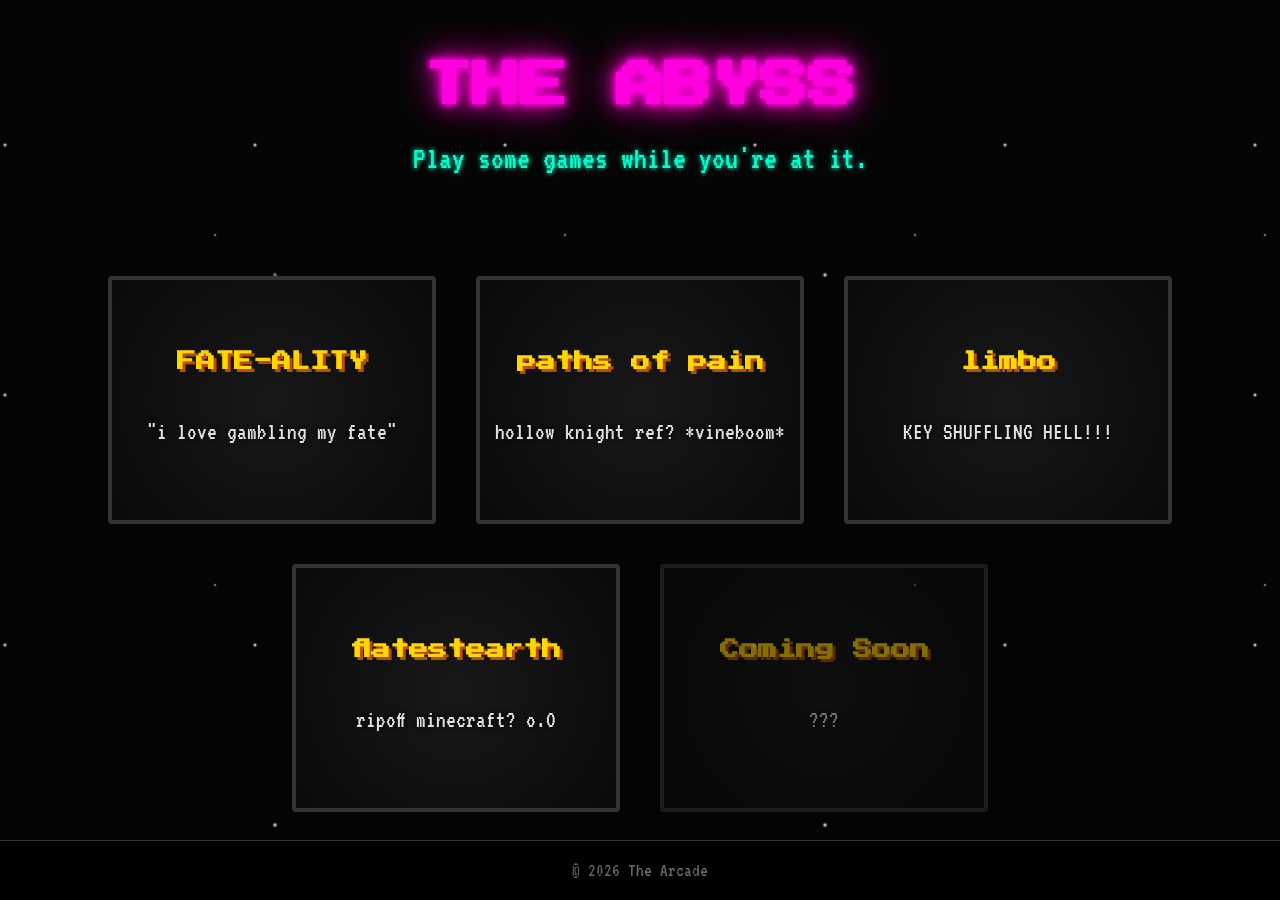
<file: index.html>
<!DOCTYPE html>
<html lang="en">
<head>
    <meta charset="UTF-8">
    <meta name="viewport" content="width=device-width, initial-scale=1.0">
    <title>The Abyss</title>
    <link rel="stylesheet" href="style.css">
</head>
<body>
    <header>
        <h1>The Abyss</h1>
        <p>play some games while you're at it.</p>
    </header>

    <main class="arcade-cabinet">
        <a href="fate-ality/" class="game-card">
            <h2>FATE-ALITY</h2>
            <p>"i love gambling my fate"</p>
        </a>
        
        <a href="paths-of-pain/" class="game-card">
            <h2>paths of pain</h2>
            <p>hollow knight ref? *vineboom*</p>
        </a>

        <a href="limbo/" class="game-card">
            <h2>limbo</h2>
            <p>KEY SHUFFLING HELL!!!</p>
        </a>

        <a href="flatcraft/" class="game-card">
            <h2>flatestearth</h2>
            <p>ripoff minecraft? o.O</p>
        </a>

        <!-- Placeholder for future games -->
        <div class="game-card" style="opacity: 0.5; cursor: default;">
            <h2>Coming Soon</h2>
            <p>???</p>
        </div>
    </main>

    <footer>
        &copy; 2026 The Arcade
    </footer>

    <script src="hub.js"></script>
</body>
</html>
</file>
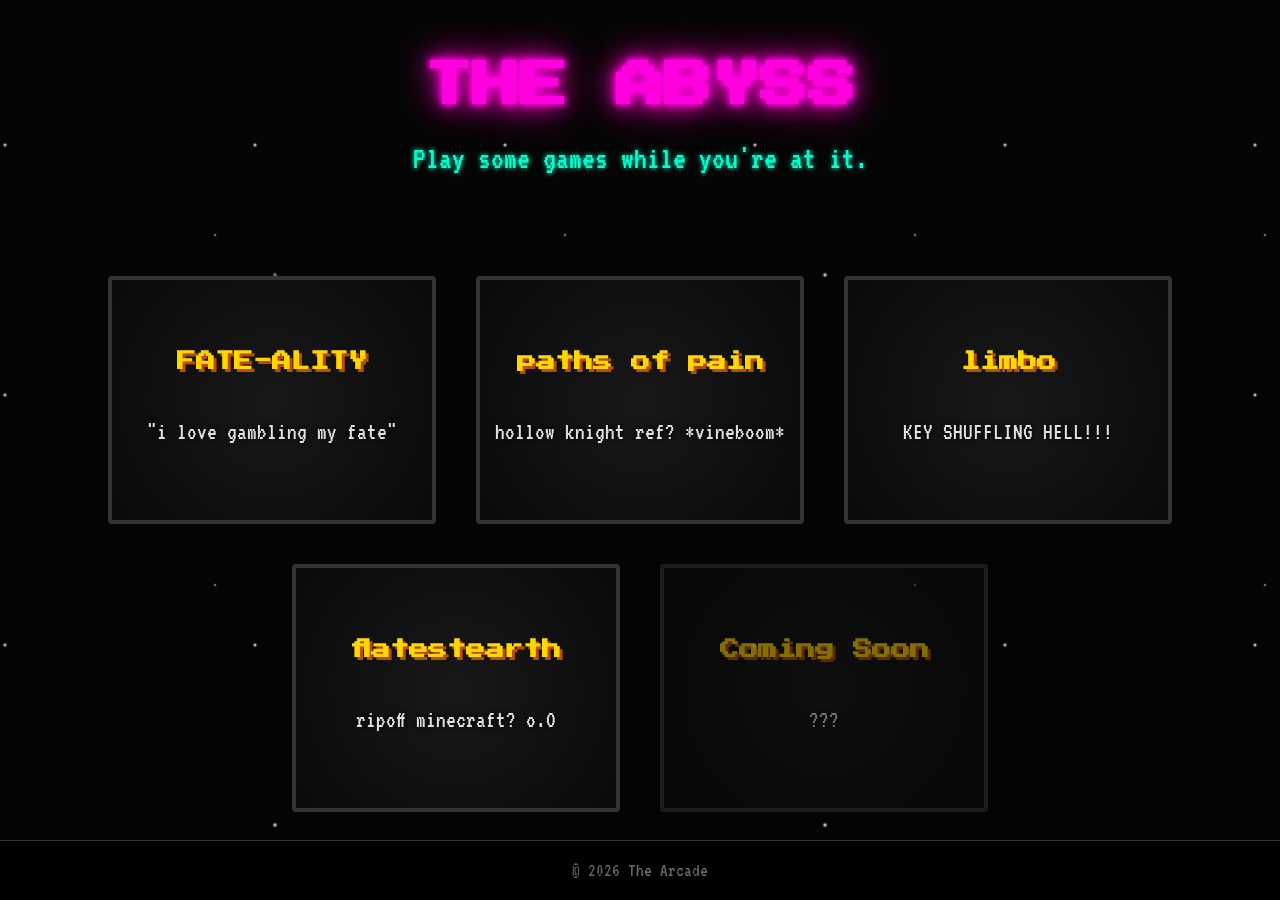
<file: ! hub/index.html>
<!DOCTYPE html>
<html lang="en">
<head>
    <meta charset="UTF-8">
    <meta name="viewport" content="width=device-width, initial-scale=1.0">
    <title>The Abyss</title>
    <link rel="icon" href="data:,">
    <link rel="stylesheet" href="style.css">
</head>
<body>
    <header>
        <h1>The Abyss</h1>
        <p>play some games while you're at it.</p>
    </header>

    <main class="arcade-cabinet">
        <a href="../fate-ality/" class="game-card">
            <h2>FATE-ALITY</h2>
            <p>"i love gambling my fate"</p>
        </a>
        
        <a href="../paths-of-pain/" class="game-card">
            <h2>paths of pain</h2>
            <p>hollow knight ref? *vineboom*</p>
        </a>

        <a href="../limbo/" class="game-card">
            <h2>limbo</h2>
            <p>KEY SHUFFLING HELL!!!</p>
        </a>

        <a href="../flatcraft/" class="game-card">
            <h2>flatestearth</h2>
            <p>ripoff minecraft? o.O</p>
        </a>

        <!-- Placeholder for future games -->
        <div class="game-card" style="opacity: 0.5; cursor: default;">
            <h2>Coming Soon</h2>
            <p>???</p>
        </div>
    </main>

    <footer>
        &copy; 2026 The Arcade
    </footer>

    <script src="hub.js"></script>
</body>
</html>
</file>
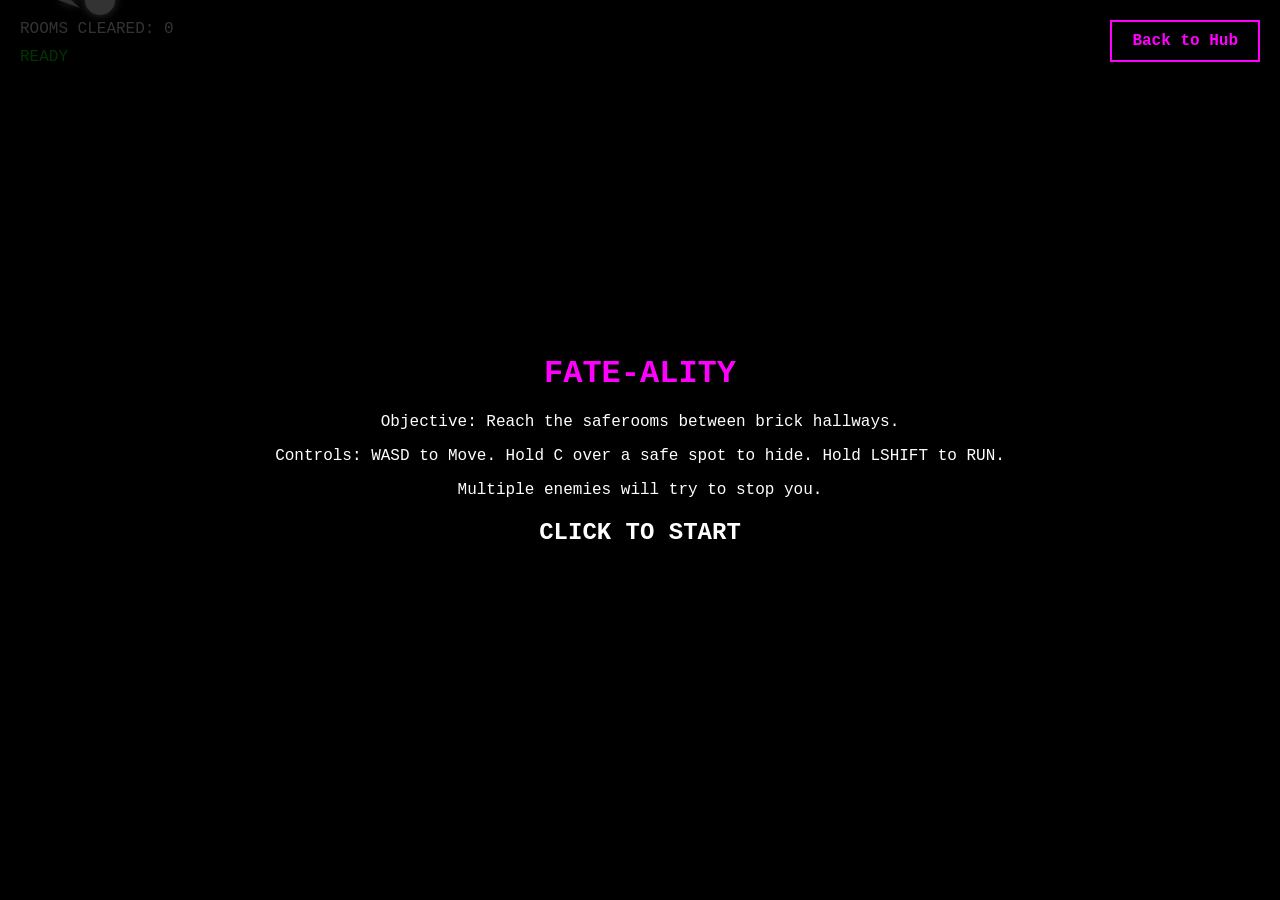
<file: fate-ality/index.html>
<!DOCTYPE html>
<html lang="en">
<head>
    <meta charset="UTF-8">
    <meta name="viewport" content="width=device-width, initial-scale=1.0">
    <title>FATE-ALITY: THE ABYSS</title>
    <link rel="icon" href="data:,">
    <link rel="stylesheet" href="style.css">
</head>
<body>
    <div id="blocker">
        <div id="instructions">
            <h1 style="color:#ff00ff">FATE-ALITY</h1>
            <p>Objective: Reach the saferooms between brick hallways.</p>
            <p>Controls: WASD to Move. Hold C over a safe spot to hide. Hold LSHIFT to RUN.</p>
            <p>Multiple enemies will try to stop you.</p>
            <h2 style="margin-top:20px">CLICK TO START</h2>
        </div>
    </div>

    <a href="../hub/" id="back-btn">Back to Hub</a>

    <div id="ui">
        <div>ROOMS CLEARED: <span id="roomCount">0</span></div>
        <div id="status" style="margin-top:10px; color: #00ff00;">READY</div>
    </div>

    <div id="star-overlay" class="star-emitter"></div>
    <div id="triangle-overlay" class="triangle-emitter"></div>
    <div id="raintangle-overlay" class="raintangle-emitter"></div>
    <div id="semi-overlay" class="semi-emitter"></div>
    <div id="demi-overlay" class="demi-emitter"></div>
    <canvas id="gameCanvas"></canvas>

    <script src="game.js"></script>
</body>
</html>
</file>
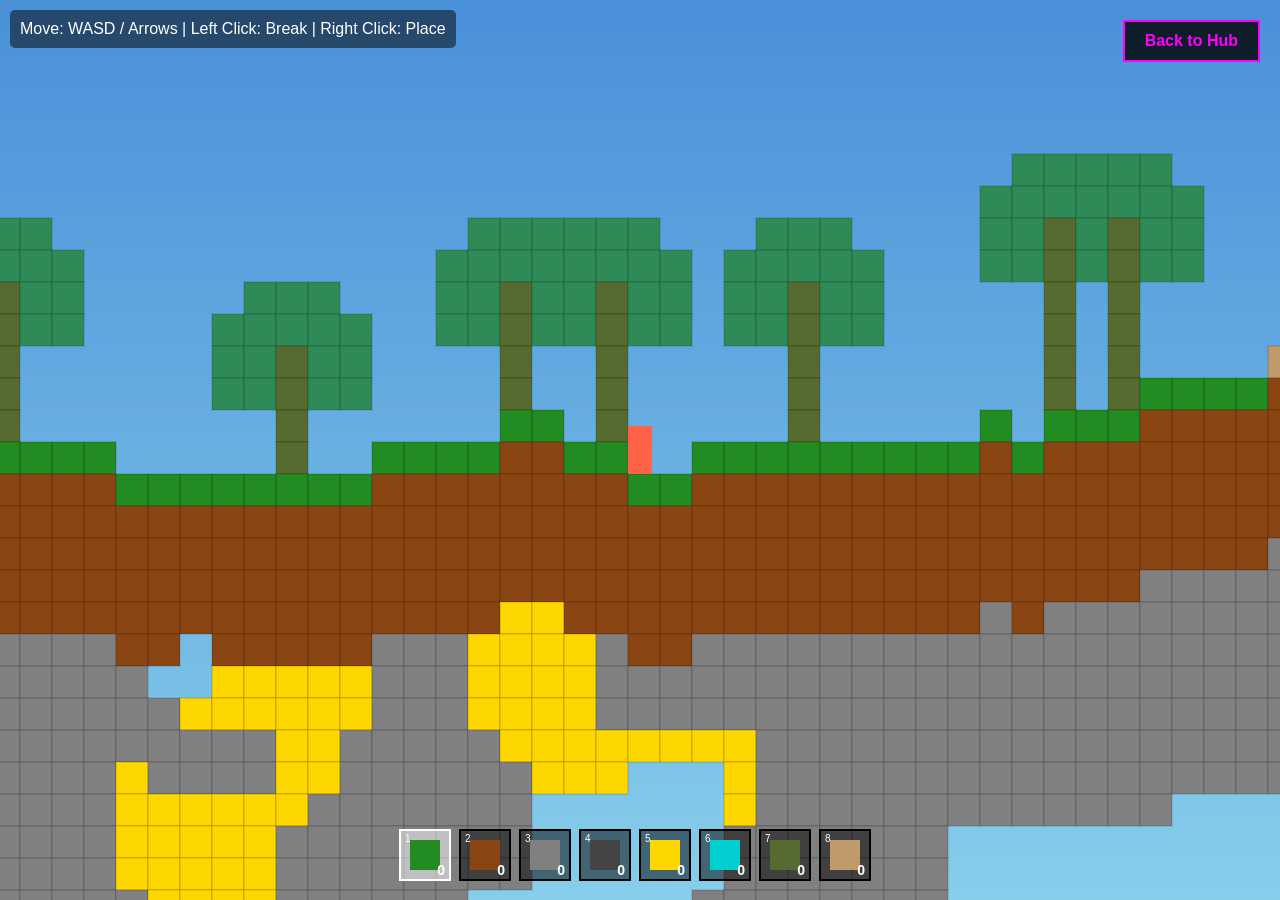
<file: flatcraft/index.html>
<!DOCTYPE html>
<html lang="en">
<head>
    <meta charset="UTF-8">
    <meta name="viewport" content="width=device-width, initial-scale=1.0">
    <title>Flatestearth</title>
    <link rel="icon" href="data:,">
    <link rel="stylesheet" href="style.css">
</head>
<body>
    <a href="../hub/" id="back-btn">Back to Hub</a>

    <div id="ui">
        Move: WASD / Arrows | Left Click: Break | Right Click: Place
    </div>
    <canvas id="gameCanvas"></canvas>

    <script src="game.js"></script>
</body>
</html>
</file>
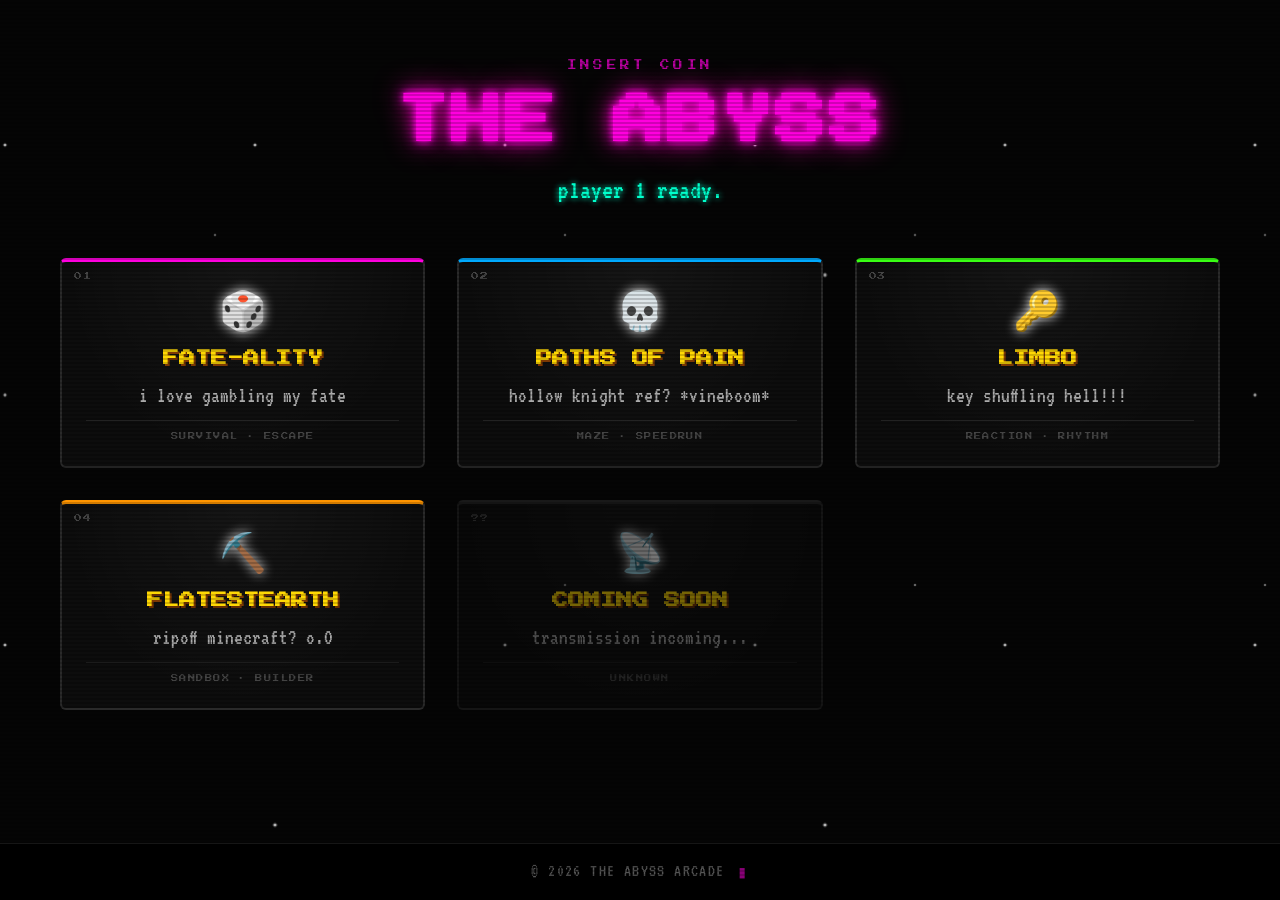
<file: hub/index.html>
<!DOCTYPE html>
<html lang="en">
<head>
    <meta charset="UTF-8">
    <meta name="viewport" content="width=device-width, initial-scale=1.0">
    <title>The Abyss</title>
    <link rel="icon" href="data:,">
    <link rel="stylesheet" href="style.css">
</head>
<body>

    <div class="scanlines"></div>

    <header>
        <div class="header-insert">INSERT COIN</div>
        <h1>THE ABYSS</h1>
        <p id="subtitle">play some games while you're at it.</p>
    </header>

    <main class="arcade-cabinet">

        <a href="../fate-ality/" class="game-card card-fateality">
            <div class="card-tag">01</div>
            <div class="card-icon">🎲</div>
            <h2>FATE-ALITY</h2>
            <p>i love gambling my fate</p>
            <div class="card-genre">SURVIVAL · ESCAPE</div>
        </a>

        <a href="../paths-of-pain/" class="game-card card-pain">
            <div class="card-tag">02</div>
            <div class="card-icon">💀</div>
            <h2>PATHS OF PAIN</h2>
            <p>hollow knight ref? *vineboom*</p>
            <div class="card-genre">MAZE · SPEEDRUN</div>
        </a>

        <a href="../limbo/" class="game-card card-limbo">
            <div class="card-tag">03</div>
            <div class="card-icon">🔑</div>
            <h2>LIMBO</h2>
            <p>key shuffling hell!!!</p>
            <div class="card-genre">REACTION · RHYTHM</div>
        </a>

        <a href="../flatcraft/" class="game-card card-flatcraft">
            <div class="card-tag">04</div>
            <div class="card-icon">⛏️</div>
            <h2>FLATESTEARTH</h2>
            <p>ripoff minecraft? o.O</p>
            <div class="card-genre">SANDBOX · BUILDER</div>
        </a>

        <div class="game-card card-soon">
            <div class="card-tag">??</div>
            <div class="card-icon">📡</div>
            <h2>COMING SOON</h2>
            <p>transmission incoming...</p>
            <div class="card-genre">UNKNOWN</div>
        </div>

    </main>

    <footer>
        <span>&copy; 2026 THE ABYSS ARCADE</span>
        <span class="footer-blink">▮</span>
    </footer>

    <script src="hub.js"></script>
</body>
</html>
</file>
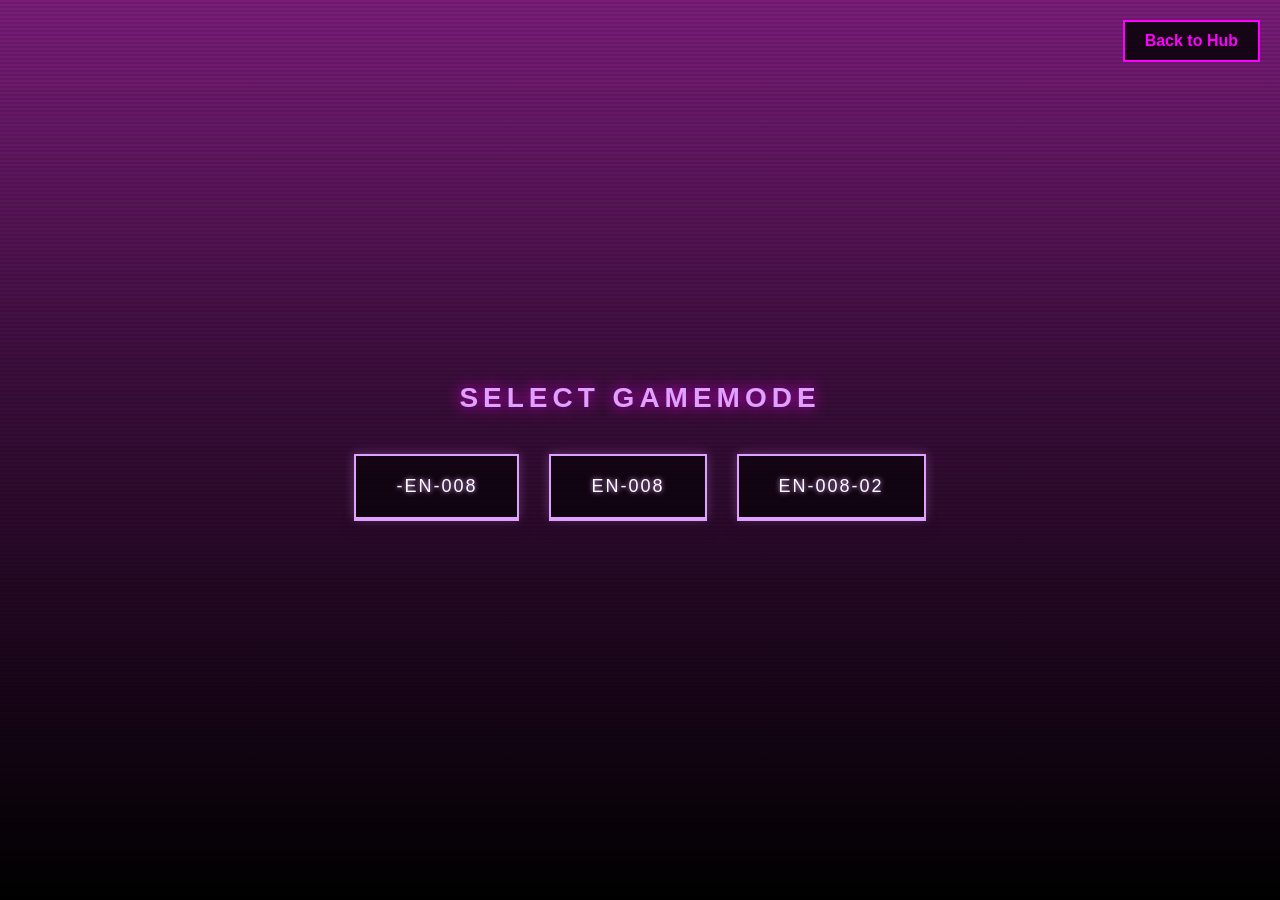
<file: limbo/index.html>
<!DOCTYPE html>
<html lang="en">
<head>
    <meta charset="UTF-8">
    <meta name="viewport" content="width=device-width, initial-scale=1.0">
    <title>Limbo</title>
    <link rel="icon" href="data:,">
    <link rel="stylesheet" href="style.css">
</head>
<body>
    <a href="../hub/" id="back-btn">Back to Hub</a>
    <button id="back-to-menu">BACK TO MODES</button>

    <div id="menu-screen">
        <div id="menu-title">SELECT GAMEMODE</div>
        <div class="modes-container">
            <div class="mode-wrapper">
                <button class="mode-btn" onclick="selectMode('-EN-008')">-EN-008</button>
                <div class="info-panel">
                    <p>easy, for babies.</p>
                    <p>Speed: <span>370ms</span></p>
                    <p>Time: <span>13.3s</span></p>
                </div>
            </div>
            <div class="mode-wrapper">
                <button class="mode-btn" onclick="selectMode('EN-008')">EN-008</button>
                <div class="info-panel">
                    <p>average difficulty.</p>
                    <p>Speed: <span>300ms</span></p>
                    <p>Time: <span>13.5s</span></p>
                </div>
            </div>
            <div class="mode-wrapper">
                <button class="mode-btn" onclick="selectMode('EN-008-02')">EN-008-02</button>
                <div class="info-panel">
                    <p>ultimate eye trainer mode.</p>
                    <p>Speed: <span>300ms</span></p>
                    <p>Time: <span>18.0s</span></p>
                </div>
            </div>
        </div>
    </div>

    <div id="status-msg">CLICK TO START THE CHALLENGE</div>
    <div class="game-area" id="stage"></div>

    <div id="win-screen">
        <div class="safe-box">you are safe for now.</div>
        <button id="retry-btn">TRY AGAIN</button>
    </div>

    <div id="death-screen">
        <div class="death-box" id="death-msg">you died to [mode]</div>
        <button id="death-retry-btn">TRY AGAIN</button>
    </div>

    <div id="death-blackout"></div>
    <div id="youtube-player"></div>

    <script src="game.js"></script>
</body>
</html>
</file>
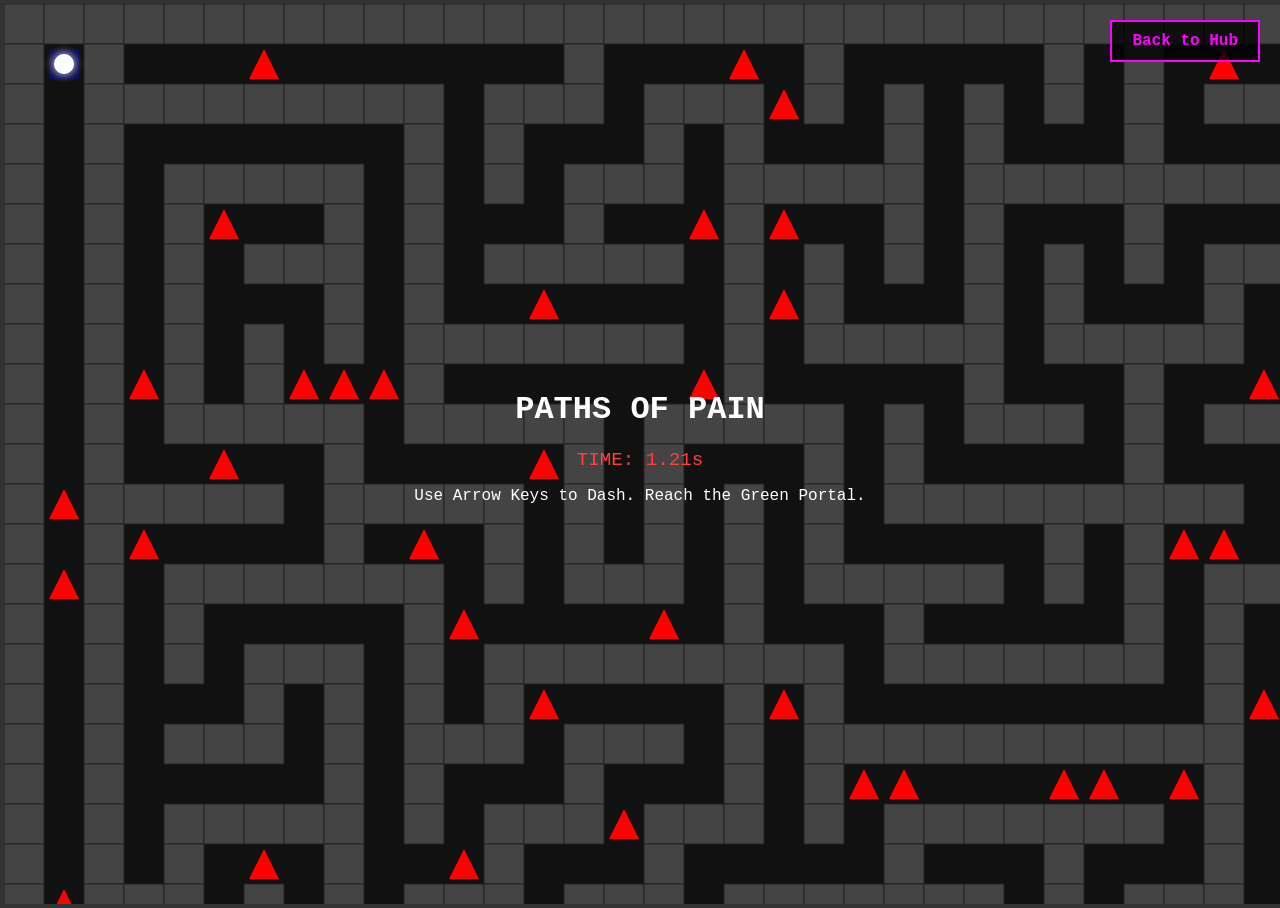
<file: paths of pain/index.html>
<!DOCTYPE html>
<html lang="en">
<head>
    <meta charset="UTF-8">
    <meta name="viewport" content="width=device-width, initial-scale=1.0">
    <title>Paths of Pain</title>
    <style>
        body {
            background: #1a1a1a;
            color: #fff;
            font-family: 'Courier New', Courier, monospace;
            display: flex;
            flex-direction: column;
            align-items: center;
            justify-content: center;
            height: 100vh;
            margin: 0;
            overflow: hidden;
        }
        #ui {
            margin-bottom: 10px;
            text-align: center;
        }
        canvas {
            border: 4px solid #333;
            box-shadow: 0 0 20px rgba(0,0,0,0.5);
            background: #000;
        }
        .stats { font-size: 1.2rem; color: #ff3e3e; }
        #back-btn {
            position: absolute;
            top: 20px;
            right: 20px;
            color: #ff00ff;
            background: rgba(0,0,0,0.8);
            padding: 10px 20px;
            border: 2px solid #ff00ff;
            text-decoration: none;
            font-weight: bold;
            z-index: 1000;
        }
    </style>
</head>
<body>

    <a href="../hub/index.html" id="back-btn">Back to Hub</a>

    <div id="ui">
        <h1>PATHS OF PAIN</h1>
        <div class="stats">TIME: <span id="timer">0.00</span>s</div>
        <p>Use Arrow Keys to Dash. Reach the Green Portal.</p>
    </div>
    <canvas id="gameCanvas"></canvas>

<script>
const canvas = document.getElementById("gameCanvas");
const ctx = canvas.getContext("2d");
const timerEl = document.getElementById("timer");

// Game Constants
const TILE_SIZE = 40;
const VIEWPORT_WIDTH = window.innerWidth;
const VIEWPORT_HEIGHT = window.innerHeight;

// Force full screen canvas
canvas.width = VIEWPORT_WIDTH;
canvas.height = VIEWPORT_HEIGHT;
canvas.style.position = 'absolute';
canvas.style.top = '0';
canvas.style.left = '0';
canvas.style.zIndex = '-1'; // Behind UI

// Maze Generation Constants
const MAZE_COLS = 50; 
const MAZE_ROWS = 50;
const TOTAL_WIDTH = MAZE_COLS * TILE_SIZE;
const TOTAL_HEIGHT = MAZE_ROWS * TILE_SIZE;

let startTime; 
let gameInterval;
let isPlaying = false;
let map = [];
let player = { x: 0, y: 0, vx: 0, vy: 0, speed: 5, size: 20 };

// Camera
let camera = { x: 0, y: 0 };

function lerp(start, end, amt) {
    return (1 - amt) * start + amt * end;
}

function generateMaze() {
    // Randomized Prim's Algorithm or DFS. Let's do a simple recursive backtracker for a maze.
    // 1 = Wall, 0 = Path, 2 = Spike, 3 = End, 4 = Start
    map = [];

    // Initialize with all walls
    for(let r=0; r<MAZE_ROWS; r++) {
        let row = [];
        for(let c=0; c<MAZE_COLS; c++) {
            row.push(1);
        }
        map.push(row);
    }
    
    // Recursive Backtracker
    const stack = [];
    const startX = 1;
    const startY = 1;
    
    map[startY][startX] = 0;
    stack.push({x: startX, y: startY});

    const directions = [[0, 2], [0, -2], [2, 0], [-2, 0]]; // Jump 2 to leave walls between paths

    while(stack.length > 0) {
        const current = stack[stack.length - 1];
        const {x, y} = current;
        
        // Find unvisited neighbors
        const neighbors = [];
        for (let d of directions) {
            const nx = x + d[0];
            const ny = y + d[1];
            if (nx > 0 && nx < MAZE_COLS - 1 && ny > 0 && ny < MAZE_ROWS - 1 && map[ny][nx] === 1) {
                neighbors.push({nx, ny, dx: d[0]/2, dy: d[1]/2});
            }
        }

        if (neighbors.length > 0) {
            const chosen = neighbors[Math.floor(Math.random() * neighbors.length)];
            // Knock down wall between
            map[y + chosen.dy][x + chosen.dx] = 0;
            // Mark neighbor as visited path
            map[chosen.ny][chosen.nx] = 0;
            stack.push({x: chosen.nx, y: chosen.ny});
        } else {
            stack.pop();
        }
    }
    
    // Add Start and End
    map[1][1] = 4; // Start
    player.x = 1 * TILE_SIZE + TILE_SIZE/2;
    player.y = 1 * TILE_SIZE + TILE_SIZE/2;

    // Pick a random spot far away for End
    let endX = MAZE_COLS - 2;
    let endY = MAZE_ROWS - 2;
    // Walk back until we find a path if it's a wall (though generation usually ensures corners are reachable if odd dimensions, let's differ slightly if not)
    while(map[endY][endX] === 1) {
         endX--;
         if (endX < 1) { endX = MAZE_COLS - 2; endY--; }
    }
    map[endY][endX] = 3;

    // Add Spikes randomly on paths
    for(let r=1; r<MAZE_ROWS-1; r++) {
        for(let c=1; c<MAZE_COLS-1; c++) {
            if(map[r][c] === 0 && Math.random() < 0.1) { // 10% chance
                 // Ensure we don't block Start/End immediate area
                 if (Math.abs(r-1) + Math.abs(c-1) > 2 && Math.abs(r-endY) + Math.abs(c-endX) > 2) {
                     map[r][c] = 2; // Spike
                 }
            }
        }
    }
}

function loadLevel() {
    generateMaze();
    resetTimer();
}

function resetTimer() {
    startTime = Date.now();
    if (gameInterval) clearInterval(gameInterval);
    gameInterval = setInterval(() => {
        const elapsed = (Date.now() - startTime) / 1000;
        timerEl.innerText = elapsed.toFixed(2);
    }, 50);
}

// Input handling
const keys = {};
document.addEventListener('keydown', e => {
    keys[e.code] = true;
    if(!isPlaying && ['ArrowUp','ArrowDown','ArrowLeft','ArrowRight'].includes(e.code)) {
        isPlaying = true;
        resetTimer();
    }
});
document.addEventListener('keyup', e => keys[e.code] = false);

function update() {
    // Movement
    if (keys['ArrowUp']) player.vy = -player.speed;
    else if (keys['ArrowDown']) player.vy = player.speed;
    else player.vy = 0;

    if (keys['ArrowLeft']) player.vx = -player.speed;
    else if (keys['ArrowRight']) player.vx = player.speed;
    else player.vx = 0;

    // Apply movement & collision
    movePlayer(player.vx, 0); // X axis
    movePlayer(0, player.vy); // Y axis

    checkHazards();
    checkWin();

    // Camera follow
    // Target position is player centered
    const targetCamX = player.x - canvas.width / 2;
    const targetCamY = player.y - canvas.height / 2;
    
    // Smooth lerp
    camera.x = lerp(camera.x, targetCamX, 0.1);
    camera.y = lerp(camera.y, targetCamY, 0.1);

    // Bounds clamping (don't show outside the maze world technically, but maybe infinite void is fine visually)
    camera.x = Math.max(0, Math.min(camera.x, TOTAL_WIDTH - canvas.width));
    camera.y = Math.max(0, Math.min(camera.y, TOTAL_HEIGHT - canvas.height));
}

function movePlayer(vx, vy) {
    const nextX = player.x + vx;
    const nextY = player.y + vy;
    const margin = player.size / 2;

    // Map bounds check
    const leftCol = Math.floor((nextX - margin) / TILE_SIZE);
    const rightCol = Math.floor((nextX + margin) / TILE_SIZE);
    const topRow = Math.floor((nextY - margin) / TILE_SIZE);
    const bottomRow = Math.floor((nextY + margin) / TILE_SIZE);

    // Collision Check (Walls = 1)
    if (!isSolid(leftCol, topRow) && !isSolid(rightCol, topRow) &&
        !isSolid(leftCol, bottomRow) && !isSolid(rightCol, bottomRow)) {
            player.x = nextX;
            player.y = nextY;
    }
}

function isSolid(c, r) {
    if (r < 0 || r >= MAZE_ROWS || c < 0 || c >= MAZE_COLS) return true;
    return map[r][c] === 1;
}

function isHazard(c, r) {
    if (r < 0 || r >= MAZE_ROWS || c < 0 || c >= MAZE_COLS) return false;
    return map[r][c] === 2; // Hit spike
}

function checkHazards() {
    const margin = player.size / 3; 
    const leftCol = Math.floor((player.x - margin) / TILE_SIZE);
    const rightCol = Math.floor((player.x + margin) / TILE_SIZE);
    const topRow = Math.floor((player.y - margin) / TILE_SIZE);
    const bottomRow = Math.floor((player.y + margin) / TILE_SIZE);

    if (isHazard(leftCol, topRow) || isHazard(rightCol, topRow) ||
        isHazard(leftCol, bottomRow) || isHazard(rightCol, bottomRow)) {
        die();
    }
}

function checkWin() {
    const c = Math.floor(player.x / TILE_SIZE);
    const r = Math.floor(player.y / TILE_SIZE);
    if (map[r][c] === 3) {
        alert("You found the exit! Loading next maze...");
        loadLevel();
    }
}

function die() {
    // Return to start
    player.x = 1.5 * TILE_SIZE;
    player.y = 1.5 * TILE_SIZE;
    camera.x = 0; 
    camera.y = 0;
    
    // Flash
    ctx.fillStyle = "red";
    ctx.fillRect(0,0,canvas.width, canvas.height);
}

function draw() {
    // Clear Screen
    ctx.fillStyle = '#111';
    ctx.fillRect(0, 0, canvas.width, canvas.height);

    ctx.save();
    // Translate by camera
    ctx.translate(-camera.x, -camera.y);

    // Only draw visible tiles for performance optimization
    const startCol = Math.floor(camera.x / TILE_SIZE);
    const endCol = startCol + (canvas.width / TILE_SIZE) + 1;
    const startRow = Math.floor(camera.y / TILE_SIZE);
    const endRow = startRow + (canvas.height / TILE_SIZE) + 1;

    for (let r = startRow; r <= endRow; r++) {
        for (let c = startCol; c <= endCol; c++) {
            if (r < 0 || r >= MAZE_ROWS || c < 0 || c >= MAZE_COLS) continue;

            const tile = map[r][c];
            const x = c * TILE_SIZE;
            const y = r * TILE_SIZE;

            if (tile === 1) { // Wall
                ctx.fillStyle = '#444';
                ctx.fillRect(x, y, TILE_SIZE, TILE_SIZE);
                ctx.strokeStyle = '#222';
                ctx.strokeRect(x, y, TILE_SIZE, TILE_SIZE);
            } else if (tile === 2) { // Spike
                ctx.fillStyle = '#ff0000';
                ctx.beginPath();
                ctx.moveTo(x + TILE_SIZE/2, y + 5);
                ctx.lineTo(x + TILE_SIZE - 5, y + TILE_SIZE - 5);
                ctx.lineTo(x + 5, y + TILE_SIZE - 5);
                ctx.fill();
            } else if (tile === 3) { // End
                ctx.fillStyle = '#00ff00';
                ctx.shadowBlur = 20;
                ctx.shadowColor = '#00ff00';
                ctx.fillRect(x+5, y+5, TILE_SIZE-10, TILE_SIZE-10);
                ctx.shadowBlur = 0;
            } else if (tile === 4) { // Start
                 ctx.fillStyle = '#0000ff';
                 ctx.globalAlpha = 0.3;
                 ctx.fillRect(x+5, y+5, TILE_SIZE-10, TILE_SIZE-10);
                 ctx.globalAlpha = 1.0;
            }
        }
    }

    // Draw Player
    ctx.fillStyle = '#fff';
    ctx.shadowBlur = 10;
    ctx.shadowColor = '#fff';
    ctx.beginPath();
    ctx.arc(player.x, player.y, player.size/2, 0, Math.PI * 2);
    ctx.fill();
    ctx.shadowBlur = 0;

    ctx.restore();

    // Loop
    requestAnimationFrame(function() {
        update();
        draw();
    });
}


// Init Game
window.addEventListener('resize', () => {
    canvas.width = window.innerWidth;
    canvas.height = window.innerHeight;
});
loadLevel();
draw();

</script>
</body>
</html>
</file>
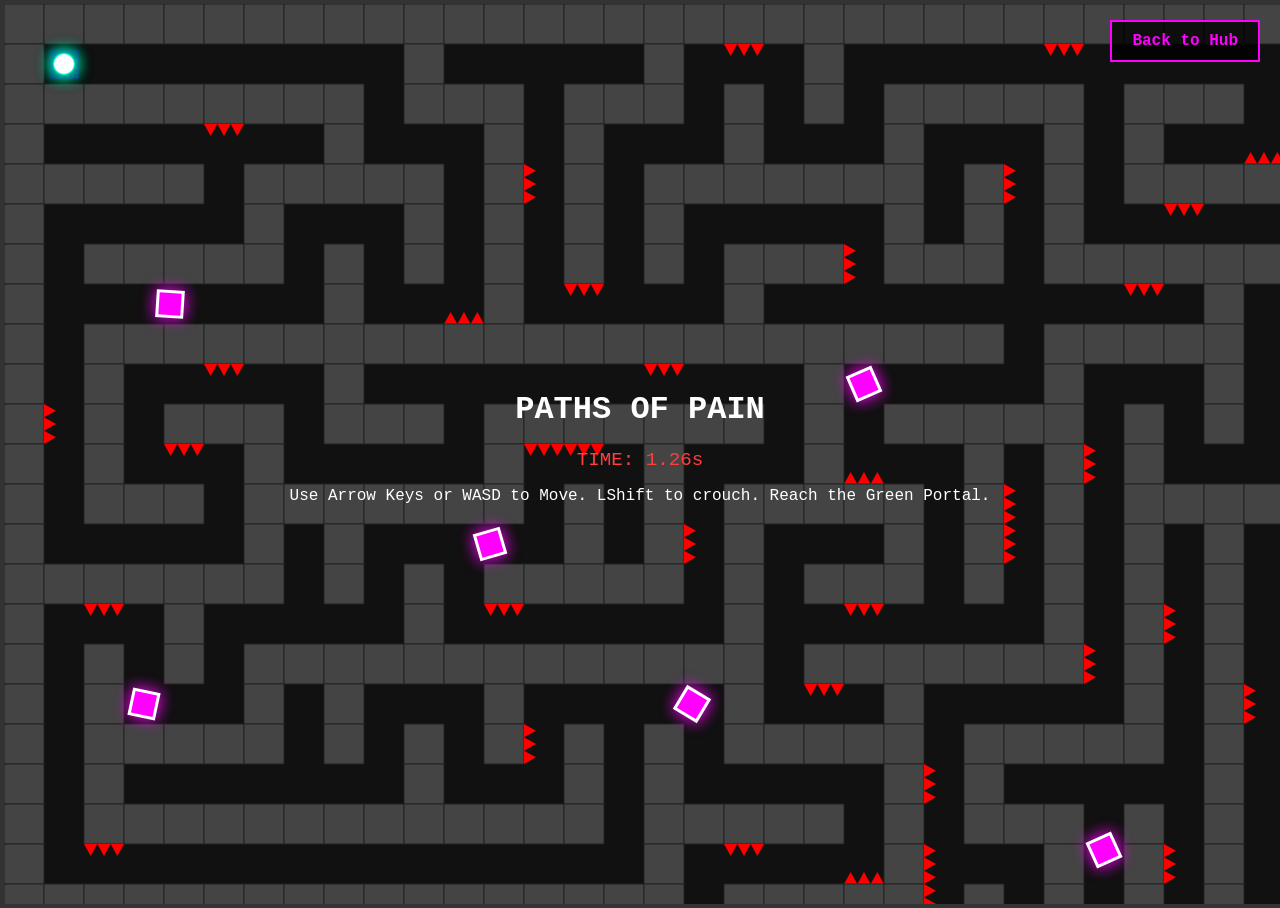
<file: paths-of-pain/index.html>
<!DOCTYPE html>
<html lang="en">
<head>
    <meta charset="UTF-8">
    <meta name="viewport" content="width=device-width, initial-scale=1.0">
    <title>Paths of Pain</title>
    <link rel="icon" href="data:,">
    <link rel="stylesheet" href="style.css">
</head>
<body>
    <a href="../hub/" id="back-btn">Back to Hub</a>

    <div id="ui">
        <h1>PATHS OF PAIN</h1>
        <div class="stats">TIME: <span id="timer">0.00</span>s</div>
        <p>Use Arrow Keys or WASD to Move. LShift to crouch. Reach the Green Portal.</p>
    </div>
    <canvas id="gameCanvas"></canvas>

    <script src="game.js"></script>
</body>
</html>
</file>
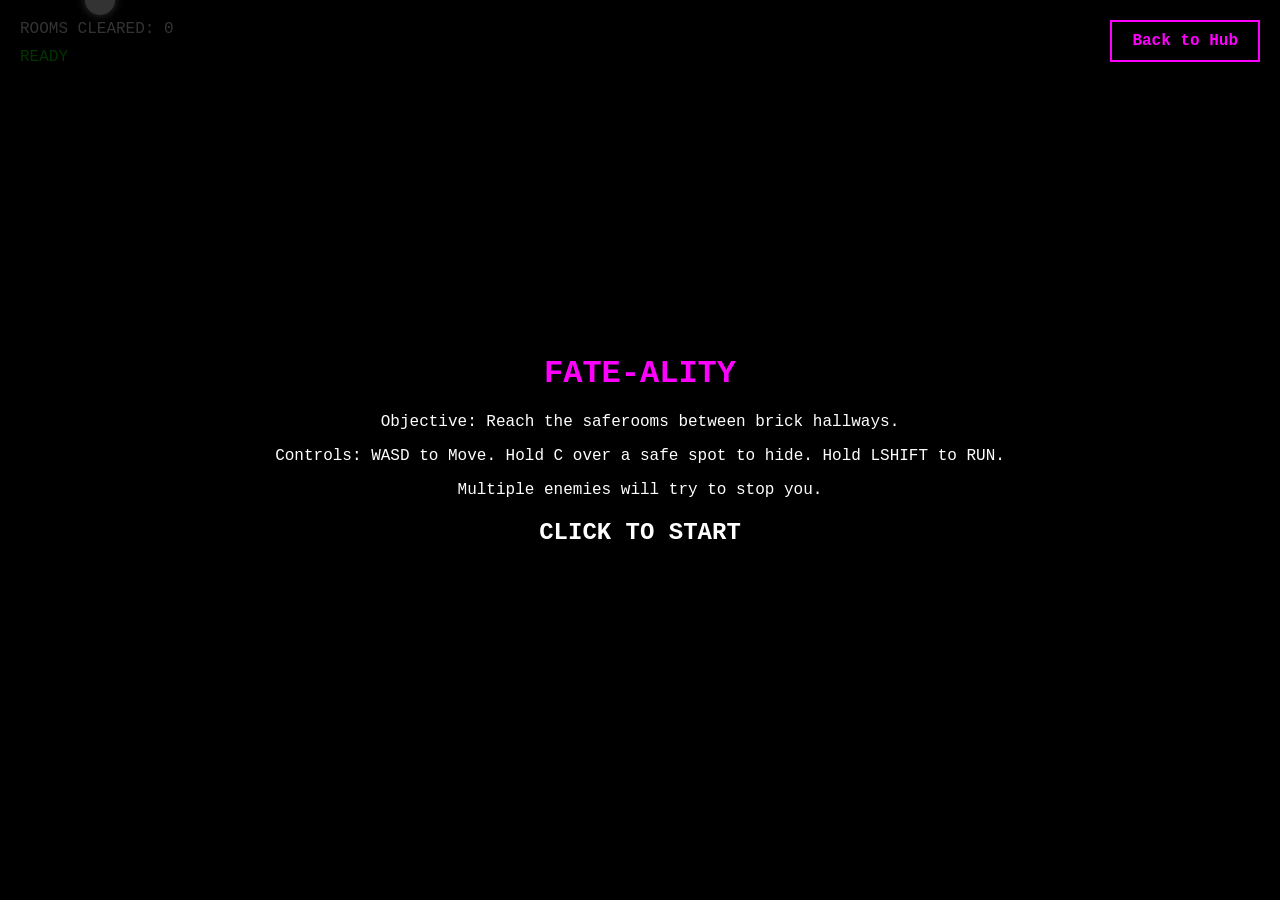
<file: fate-ality/fate-ality.html>
<!DOCTYPE html>
<html lang="en">
<head>
    <meta charset="UTF-8">
    <meta name="viewport" content="width=device-width, initial-scale=1.0">
    <title>FATE-ALITY: THE ABYSS</title>
    <style>
        body { 
            margin: 0; 
            overflow: hidden; 
            font-family: 'Courier New', Courier, monospace; 
            background: #000;
        }
        #ui {
            position: absolute;
            top: 20px;
            left: 20px;
            color: white;
            z-index: 10;
        }
        #back-btn {
            position: absolute;
            top: 20px;
            right: 20px;
            color: #ff00ff;
            background: rgba(0,0,0,0.8);
            padding: 10px 20px;
            border: 2px solid #ff00ff;
            text-decoration: none;
            font-weight: bold;
            z-index: 1000;
        }
        canvas {
            display: block;
        }
        #blocker {
            position: absolute;
            width: 100%; height: 100%;
            background: rgba(0,0,0,0.8);
            display: flex;
            align-items: center;
            justify-content: center;
            flex-direction: column;
            color: white;
            z-index: 100;
        }
        #instructions { text-align: center; cursor: pointer; }
        .star-emitter {
            position: absolute;
            top: 0; left: 0; width: 100%; height: 100%;
            pointer-events: none;
            box-shadow: inset 0 0 100px rgba(255, 255, 0, 0);
            transition: box-shadow 0.5s;
        }
        .warning {
            box-shadow: inset 0 0 100px rgba(255, 255, 0, 0.5);
        }
    </style>
</head>
<body>
    <div id="blocker">
        <div id="instructions">
            <h1 style="color:#ff00ff">FATE-ALITY</h1>
            <p>Objective: Reach the saferooms between brick hallways.</p>
            <p>Controls: WASD to Move. Hold C over a safe spot to hide. Hold LSHIFT to RUN.</p>
            <p>Multiple enemies will try to stop you.</p>
            <h2 style="margin-top:20px">CLICK TO START</h2>
        </div>
    </div>

    <a href="../index.html" id="back-btn">Back to Hub</a>
    
    <div id="ui">
        <div>ROOMS CLEARED: <span id="roomCount">0</span></div>
        <div id="status" style="margin-top:10px; color: #00ff00;">READY</div>
    </div>

    <div id="star-overlay" class="star-emitter"></div>
    <canvas id="gameCanvas"></canvas>

<script>
const canvas = document.getElementById("gameCanvas");
const ctx = canvas.getContext("2d");
const roomCountEl = document.getElementById("roomCount");
const statusEl = document.getElementById("status");
const starOverlay = document.getElementById("star-overlay");
const blocker = document.getElementById("blocker");

canvas.width = window.innerWidth;
canvas.height = window.innerHeight;

// Game State
let isPlaying = false;
let roomsCleared = 0;
let player = { 
    x: 100, y: 0, radius: 15, speed: 5, 
    isHidden: false,
    isJumping: false,
    jumpTime: 0,
    jumpMaxTime: 40 
};
let camera = { x: 0 };
let map = []; // Array of hallways and rooms
let starEnemy = { 
    active: false, 
    x: 0, 
    timer: 0, 
    speed: 20, 
    warningSign: false, 
    rotation: 0,
    particles: [] 
};

const HALL_HEIGHT = 200;
const ROOM_WIDTH = 800;
const SAFE_SPOT_WIDTH = 60;

function init() {
    player.y = canvas.height / 2;
    map = [];
    roomsCleared = 0;
    camera.x = 0;
    generateMapChunk(0);
    starEnemy.active = false;
    starEnemy.timer = 0;
    starEnemy.particles = [];
}

function generateMapChunk(startX) {
    let x = startX;
    for (let i = 0; i < 5; i++) {
        // Hallway
        map.push({
            type: 'hall',
            x: x,
            width: ROOM_WIDTH,
            safeSpot: Math.random() < 0.7 ? { x: x + 200 + Math.random() * (ROOM_WIDTH - 400) } : null
        });
        x += ROOM_WIDTH;
        // Door/Saferoom Transition
        map.push({
            type: 'door',
            x: x,
            width: 100
        });
        x += 100;
    }
}

// Input
const keys = {};
window.addEventListener('keydown', e => keys[e.code] = true);
window.addEventListener('keyup', e => keys[e.code] = false);

blocker.addEventListener('click', () => {
    blocker.style.display = 'none';
    isPlaying = true;
    init();
});

function update() {
    if (!isPlaying) return;

    // Movement
    let currentSpeed = keys['ShiftLeft'] ? player.speed * 1.8 : player.speed;
    if (keys['KeyW'] || keys['ArrowUp']) player.y -= currentSpeed;
    if (keys['KeyS'] || keys['ArrowDown']) player.y += currentSpeed;
    if (keys['KeyA'] || keys['ArrowLeft']) player.x -= currentSpeed;
    if (keys['KeyD'] || keys['ArrowRight']) player.x += currentSpeed;

    // Jump Logic
    if (keys['Space'] && !player.isJumping) {
        player.isJumping = true;
        player.jumpTime = 0;
    }

    if (player.isJumping) {
        player.jumpTime++;
        if (player.jumpTime >= player.jumpMaxTime) {
            player.isJumping = false;
            player.jumpTime = 0;
        }
    }

    // Boundary & Hallway constraints
    player.y = Math.max(canvas.height/2 - 50, Math.min(player.y, canvas.height/2 + 50));
    player.x = Math.max(0, player.x);

    // Hiding Logic
    player.isHidden = false;
    if (keys['KeyC'] && !player.isJumping) {
        // Check if over a safe spot
        map.forEach(segment => {
            if (segment.type === 'hall' && segment.safeSpot) {
                const ssX = segment.safeSpot.x;
                if (player.x > ssX && player.x < ssX + SAFE_SPOT_WIDTH) {
                    player.isHidden = true;
                }
            }
        });
    }

    // Camera follow
    camera.x = player.x - 200;

    // Room Clearing Check
    const currentRoom = Math.floor(player.x / (ROOM_WIDTH + 100));
    if (currentRoom > roomsCleared) {
        roomsCleared = currentRoom;
        roomCountEl.innerText = roomsCleared;
        if (map.length - (roomsCleared * 2) < 5) generateMapChunk(map[map.length-1].x + map[map.length-1].width);
    }

    // Star Enemy Logic
    if (!starEnemy.active) {
        starEnemy.timer++;
        if (starEnemy.timer > 300) { // Warning phase
            starEnemy.warningSign = true;
            starOverlay.classList.add('warning');
            statusEl.innerText = "!!! RUN !!!";
            statusEl.style.color = "yellow";
        }
        if (starEnemy.timer > 500) { // Spawn
            starEnemy.active = true;
            starEnemy.x = camera.x - 500;
            starEnemy.warningSign = false;
        }
    } else {
        starEnemy.x += starEnemy.speed;
        starEnemy.rotation += 0.12;

        // Only add new particles while the star is within range of the screen
        if (starEnemy.x < camera.x + canvas.width + 100) {
            starEnemy.particles.push({
                x: starEnemy.x - (Math.random() * 30),
                y: canvas.height/2 + (Math.random() - 0.5) * 80,
                size: 5 + Math.random() * 12,
                opacity: 1.0,
                rotation: Math.random() * Math.PI * 2,
                rotSpeed: (Math.random() - 0.5) * 0.2
            });
        }

        // Update trail particles
        starEnemy.particles.forEach(p => {
            p.opacity -= 0.02;
            p.rotation += p.rotSpeed;
            p.x += starEnemy.speed * 0.05;
        });
        starEnemy.particles = starEnemy.particles.filter(p => p.opacity > 0);

        // Only despawn when the star is off-screen AND all particles have faded out
        if (starEnemy.x > player.x + canvas.width && starEnemy.particles.length === 0) {
            starEnemy.active = false;
            starEnemy.timer = 0;
            starOverlay.classList.remove('warning');
            statusEl.innerText = "SAFE";
            statusEl.style.color = "#00ff00";
        }

        // Collision Check (only while star is near player)
        if (Math.abs(starEnemy.x - player.x) < 50) {
            if (!player.isHidden) {
                die();
            }
        }
    }
}

function die() {
    isPlaying = false;
    blocker.style.display = 'flex';
    document.querySelector('#instructions h1').innerText = "FATE-AL ERROR";
    document.querySelector('#instructions p').innerText = "The Star claimed your soul.";
}

function draw() {
    ctx.fillStyle = "#000";
    ctx.fillRect(0, 0, canvas.width, canvas.height);

    ctx.save();
    ctx.translate(-camera.x, 0);

    // Draw Map
    map.forEach(segment => {
        if (segment.x + segment.width < camera.x || segment.x > camera.x + canvas.width) return;

        if (segment.type === 'hall') {
            // Hallway floor/walls (brick style)
            ctx.fillStyle = "#331a00"; // Dark wood/brick
            ctx.fillRect(segment.x, canvas.height/2 - 70, segment.width, 140);
            
            ctx.strokeStyle = "#553311";
            ctx.lineWidth = 2;
            for(let i=0; i<segment.width; i+=40) {
                ctx.strokeRect(segment.x + i, canvas.height/2 - 70, 40, 140);
            }

            // Safe Spot
            if (segment.safeSpot) {
                ctx.fillStyle = "#ffff99"; // Light glowing alcove
                ctx.shadowBlur = 15;
                ctx.shadowColor = "#ffff00";
                ctx.fillRect(segment.safeSpot.x, canvas.height/2 - 65, SAFE_SPOT_WIDTH, 130);
                ctx.shadowBlur = 0;
            }
        } else {
            // Door / Saferoom
            ctx.fillStyle = "#004400";
            ctx.fillRect(segment.x, canvas.height/2 - 80, segment.width, 160);
            ctx.fillStyle = "#996633"; // Door
            ctx.fillRect(segment.x + 30, canvas.height/2 - 50, 40, 100);
        }
    });

    // Draw Star Enemy
    if (starEnemy.active) {
        // Draw Trail first
        starEnemy.particles.forEach(p => {
            ctx.save();
            const shimmer = p.opacity * (0.7 + Math.random() * 0.3);
            ctx.globalAlpha = shimmer;
            ctx.translate(p.x, p.y);
            ctx.rotate(p.rotation);
            ctx.shadowBlur = 10;
            ctx.shadowColor = "yellow";
            // 4-pointed star
            drawStar(0, 0, 4, p.size, p.size / 3, `rgba(255, 255, 0, ${shimmer})`);
            ctx.restore();
        });

        // Main Star
        ctx.save();
        ctx.translate(starEnemy.x, canvas.height/2);
        ctx.rotate(starEnemy.rotation);
        ctx.shadowBlur = 30;
        ctx.shadowColor = "yellow";
        drawStar(0, 0, 5, 45, 22);
        ctx.restore();
    }

    // Jump Visuals
    let jumpScale = 0;
    if (player.isJumping) {
        // Parabolic jump curve
        jumpScale = Math.sin((player.jumpTime / player.jumpMaxTime) * Math.PI);
    }

    // Draw Shadow (if jumping)
    if (player.isJumping) {
        ctx.fillStyle = "rgba(0, 0, 0, 0.4)";
        ctx.beginPath();
        // Shadow is slightly larger and expands with jump height
        let shadowSize = (player.radius + 5) + (jumpScale * 10);
        ctx.arc(player.x, player.y + 5, shadowSize, 0, Math.PI * 2);
        ctx.fill();
    }

    // Draw Player
    let renderRadius = player.radius + (jumpScale * 10);
    ctx.fillStyle = player.isHidden ? "#555" : "#fff";
    ctx.shadowBlur = player.isHidden ? 0 : 10;
    ctx.shadowColor = "#fff";
    ctx.beginPath();
    ctx.arc(player.x, player.y, renderRadius, 0, Math.PI * 2);
    ctx.fill();
    ctx.shadowBlur = 0;

    ctx.restore();

    // Star Warnings (CSS handles most, but let's draw some particles)dw
    if (starEnemy.warningSign) {
        for(let i=0; i<5; i++) {
            drawStar(Math.random() * canvas.width, Math.random() * canvas.height, 5, 5, 2, "rgba(255,255,0,0.5)");
        }
    }

    requestAnimationFrame(() => {
        update();
        draw();
    });
}

function drawStar(cx, cy, spikes, outerRadius, innerRadius, color = "yellow") {
    let rot = Math.PI / 2 * 3;
    let x = cx;
    let y = cy;
    let step = Math.PI / spikes;

    ctx.beginPath();
    ctx.moveTo(cx, cy - outerRadius);
    for (let i = 0; i < spikes; i++) {
        x = cx + Math.cos(rot) * outerRadius;
        y = cy + Math.sin(rot) * outerRadius;
        ctx.lineTo(x, y);
        rot += step;

        x = cx + Math.cos(rot) * innerRadius;
        y = cy + Math.sin(rot) * innerRadius;
        ctx.lineTo(x, y);
        rot += step;
    }
    ctx.lineTo(cx, cy - outerRadius);
    ctx.closePath();
    ctx.lineWidth = 5;
    ctx.strokeStyle = color;
    ctx.stroke();
    ctx.fillStyle = color;
    ctx.fill();
}

window.addEventListener('resize', () => {
    canvas.width = window.innerWidth;
    canvas.height = window.innerHeight;
});

draw();
</script>
</body>
</html>
</file>
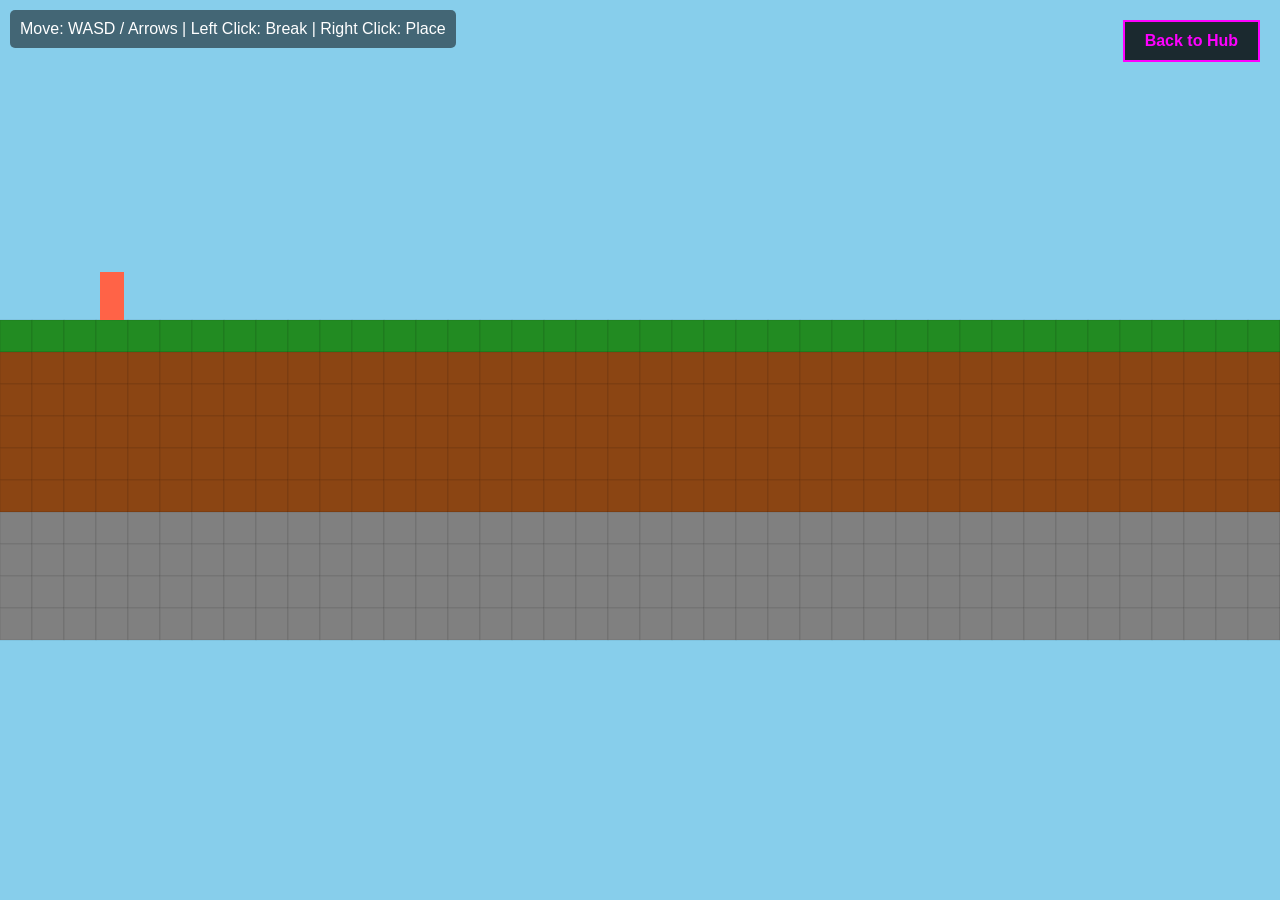
<file: flat minecraft/flatmineindex.html>
<!DOCTYPE html>
<html lang="en">
<head>
    <meta charset="UTF-8">
    <meta name="viewport" content="width=device-width, initial-scale=1.0">
    <title>2D Sandbox Craft</title>
    <style>
        body {
            margin: 0;
            overflow: hidden;
            background: #87CEEB; /* Sky Blue */
            font-family: 'Segoe UI', Tahoma, Geneva, Verdana, sans-serif;
        }
        canvas {
            display: block;
        }
        #ui {
            position: absolute;
            top: 10px;
            left: 10px;
            background: rgba(0, 0, 0, 0.5);
            color: white;
            padding: 10px;
            border-radius: 5px;
            pointer-events: none;
        }
    </style>
</head>
<body>

<a href="../index.html" style="position: absolute; top: 20px; right: 20px; color: #ff00ff; background: rgba(0,0,0,0.8); padding: 10px 20px; border: 2px solid #ff00ff; text-decoration: none; font-weight: bold; z-index: 1000;">Back to Hub</a>

<div id="ui">
    Move: WASD / Arrows | Left Click: Break | Right Click: Place
</div>
<canvas id="gameCanvas"></canvas>

<script>
const canvas = document.getElementById('gameCanvas');
const ctx = canvas.getContext('2d');

// --- Configuration ---
const TILE_SIZE = 32;
const WORLD_WIDTH = 50;  // Tiles wide
const WORLD_HEIGHT = 20; // Tiles high
const GRAVITY = 0.5;
const JUMP_FORCE = -10;
const SPEED = 4;

// --- Assets/Sprites ---
const COLORS = {
    0: 'transparent', // Air
    1: '#228B22',     // Grass
    2: '#8B4513',     // Dirt
    3: '#808080'      // Stone
};

// --- Game State ---
const world = [];
const player = {
    x: 100,
    y: 100,
    w: 24,
    h: 48,
    vx: 0,
    vy: 0,
    grounded: false
};

const keys = {};

// --- Initialization ---
function init() {
    canvas.width = window.innerWidth;
    canvas.height = window.innerHeight;

    // Generate World
    for (let x = 0; x < WORLD_WIDTH; x++) {
        world[x] = [];
        for (let y = 0; y < WORLD_HEIGHT; y++) {
            let type = 0;
            if (y > 10) type = 2; // Dirt layer
            if (y === 10) type = 1; // Grass layer
            if (y > 15) type = 3; // Stone layer
            world[x][y] = type;
        }
    }
    requestAnimationFrame(update);
}

// --- Input Handling ---
window.addEventListener('keydown', e => keys[e.code] = true);
window.addEventListener('keyup', e => keys[e.code] = false);

canvas.addEventListener('mousedown', e => {
    const rect = canvas.getBoundingClientRect();
    const mouseX = e.clientX - rect.left;
    const mouseY = e.clientY - rect.top;
    
    const tileX = Math.floor(mouseX / TILE_SIZE);
    const tileY = Math.floor(mouseY / TILE_SIZE);

    if (tileX >= 0 && tileX < WORLD_WIDTH && tileY >= 0 && tileY < WORLD_HEIGHT) {
        if (e.button === 0) world[tileX][tileY] = 0; // Break
        if (e.button === 2) world[tileX][tileY] = 2; // Place Dirt
    }
});

// Prevent context menu on right click
window.addEventListener('contextmenu', e => e.preventDefault());

// --- Core Logic ---
function update() {
    // Horizontal Movement
    player.vx = 0;
    if (keys['ArrowLeft'] || keys['KeyA']) player.vx = -SPEED;
    if (keys['ArrowRight'] || keys['KeyD']) player.vx = SPEED;

    // Jump
    if ((keys['ArrowUp'] || keys['KeyW'] || keys['Space']) && player.grounded) {
        player.vy = JUMP_FORCE;
        player.grounded = false;
    }

    // Apply Gravity
    player.vy += GRAVITY;
    player.grounded = false; // Reset grounded state before checking
    
    // Move Y and Check Collisions
    player.y += player.vy;
    checkCollision('y');

    // Move X and Check Collisions
    player.x += player.vx;
    
    // Clamp X to World Boundaries
    if (player.x < 0) player.x = 0;
    if (player.x + player.w > WORLD_WIDTH * TILE_SIZE) {
        player.x = WORLD_WIDTH * TILE_SIZE - player.w;
    }

    checkCollision('x');

    // Clamp Y to World Bottom (Optional: prevents falling forever)
    if (player.y + player.h > WORLD_HEIGHT * TILE_SIZE) {
        player.y = WORLD_HEIGHT * TILE_SIZE - player.h;
        player.vy = 0;
        player.grounded = true;
    }

    draw();
    requestAnimationFrame(update);
}

function checkCollision(axis) {
    // For X collisions, we ignore the very top and bottom pixels to prevent sticking on floor/ceiling
    // For Y collisions, we ignore the very left and right pixels to prevent sticking on walls
    const skin = 2; 

    if (axis === 'y') {
        const left = Math.floor((player.x + skin) / TILE_SIZE);
        const right = Math.floor((player.x + player.w - skin) / TILE_SIZE);
        const top = Math.floor(player.y / TILE_SIZE);
        const bottom = Math.floor((player.y + player.h) / TILE_SIZE);

        for (let x = left; x <= right; x++) {
            for (let y = top; y <= bottom; y++) {
                if (world[x] && world[x][y] > 0) {
                    if (player.vy > 0) {
                        player.y = y * TILE_SIZE - player.h;
                        player.vy = 0;
                        player.grounded = true;
                    } else if (player.vy < 0) {
                        player.y = (y + 1) * TILE_SIZE;
                        player.vy = 0;
                    }
                }
            }
        }
    } else {
        const left = Math.floor(player.x / TILE_SIZE);
        const right = Math.floor((player.x + player.w) / TILE_SIZE);
        const top = Math.floor((player.y + skin) / TILE_SIZE);
        const bottom = Math.floor((player.y + player.h - skin) / TILE_SIZE);

        for (let x = left; x <= right; x++) {
            for (let y = top; y <= bottom; y++) {
                if (world[x] && world[x][y] > 0) {
                    if (player.vx > 0) player.x = x * TILE_SIZE - player.w;
                    if (player.vx < 0) player.x = (x + 1) * TILE_SIZE;
                }
            }
        }
    }
    
    // Simple floor boundary
    if (player.y > (WORLD_HEIGHT * TILE_SIZE)) player.y = 0;
}

// --- Rendering ---
function draw() {
    ctx.clearRect(0, 0, canvas.width, canvas.height);

    // Draw World
    for (let x = 0; x < WORLD_WIDTH; x++) {
        for (let y = 0; y < WORLD_HEIGHT; y++) {
            const tile = world[x][y];
            if (tile !== 0) {
                ctx.fillStyle = COLORS[tile];
                ctx.fillRect(x * TILE_SIZE, y * TILE_SIZE, TILE_SIZE, TILE_SIZE);
                // Grid lines for that "craft" look
                ctx.strokeStyle = 'rgba(0,0,0,0.1)';
                ctx.strokeRect(x * TILE_SIZE, y * TILE_SIZE, TILE_SIZE, TILE_SIZE);
            }
        }
    }

    // Draw Player
    ctx.fillStyle = '#FF6347'; // Tomato Red
    ctx.fillRect(player.x, player.y, player.w, player.h);
}

init();
</script>
</body>
</html>
</file>
<file: style.css>
@import url('https://fonts.googleapis.com/css2?family=Press+Start+2P&family=VT323&display=swap');

body {
    background-color: #050505;
    /* Starry Background */
    background-image: 
        radial-gradient(white, rgba(255,255,255,.2) 2px, transparent 3px),
        radial-gradient(white, rgba(255,255,255,.15) 1px, transparent 2px),
        radial-gradient(white, rgba(255,255,255,.1) 2px, transparent 3px);
    background-size: 550px 550px, 350px 350px, 250px 250px;
    background-position: 0 0, 40px 60px, 130px 270px;
    
    color: #e0e0e0;
    font-family: 'VT323', monospace; /* Retro font fallback */
    margin: 0;
    padding: 0;
    display: flex;
    flex-direction: column;
    align-items: center;
    min-height: 100vh;
    overflow-x: hidden;
    text-shadow: 2px 2px 0px #000;
}

/* Subtle flicking overlay */
body::after {
    content: " ";
    display: block;
    position: absolute;
    top: 0; 
    left: 0;
    bottom: 0;
    right: 0;
    background: rgba(18, 16, 16, 0.1);
    opacity: 0;
    z-index: 2;
    pointer-events: none;
    animation: flicker 0.15s infinite;
}

header {
    text-align: center;
    margin-top: 50px;
    margin-bottom: 50px;
    z-index: 10;
    position: relative;
    animation: none; /* Removed old animation */
}

h1 {
    font-family: 'Press Start 2P', cursive;
    font-size: 3rem;
    margin: 0;
    color: #ff00de; /* Neon Pink */
    text-transform: uppercase;
    text-shadow: 
        0 0 5px #ff00de,
        0 0 10px #ff00de,
        0 0 20px #ff00de,
        0 0 40px #ff00aa,
        4px 4px 0px #000000; /* Drop shadow for depth */
    animation: pulsate 1.5s infinite alternate;
    line-height: 1.5;
    letter-spacing: normal;
}

header p {
    font-family: 'VT323', monospace;
    font-size: 2rem;
    color: #00ffcc; /* Neon Cyan */
    margin-top: 20px;
    text-shadow: 0 0 5px #00ffcc;
    animation: blink 1s step-end infinite;
}

.arcade-cabinet {
    display: flex;
    flex-wrap: wrap;
    justify-content: center;
    gap: 40px;
    max-width: 1200px;
    padding: 20px;
    z-index: 10;
}

.game-card {
    background: #111;
    border: 4px solid #333;
    border-radius: 4px;
    width: 320px;
    height: 240px;
    display: flex;
    flex-direction: column;
    justify-content: center;
    align-items: center;
    text-decoration: none;
    color: white;
    position: relative;
    transition: all 0.3s cubic-bezier(0.25, 0.8, 0.25, 1);
    box-shadow: 0 0 10px rgba(0,0,0,0.8);
    overflow: hidden;
}

/* CRT Screen reflection inside the card */
.game-card::after {
    content: '';
    position: absolute;
    top: 0; left: 0; right: 0; bottom: 0;
    background: radial-gradient(circle, rgba(255,255,255,0.05) 0%, rgba(0,0,0,0.6) 90%);
    pointer-events: none;
    opacity: 0.6;
}

.game-card:hover {
    transform: scale(1.05) translateY(-10px);
    border-color: #00ffcc;
    box-shadow: 
        0 0 20px #00ffcc,
        inset 0 0 20px #00ffcc;
    z-index: 100;
    background: #1a1a1a;
}

.game-card h2 {
    font-family: 'Press Start 2P', cursive;
    font-size: 1.2rem;
    margin-bottom: 20px;
    color: #ffd700; /* Gold */
    text-shadow: 3px 3px 0 #b84d09;
    z-index: 1;
    text-align: center;
    line-height: 1.5;
    padding: 0 10px;
}

.game-card p {
    font-family: 'VT323', monospace;
    font-size: 1.5rem;
    color: #e0e0e0;
    z-index: 1;
    text-shadow: 0 0 5px black;
}

.game-card:hover::before {
    transform: none; /* Reset old animation */
    /* Could add scanline movement here if desired */
}
/* Removed old .game-card::before style entirely to replace with new clean style */
.game-card::before {
  display: none;
}

.game-card:hover h2 {
    color: #fff;
    text-shadow: 0 0 10px #00ffcc;
}

/* Animations */
@keyframes pulsate {
    0% { transform: scale(1); text-shadow: 0 0 10px #ff00de, 0 0 20px #ff00de; }
    100% { transform: scale(1.02); text-shadow: 0 0 20px #ff00de, 0 0 40px #ff00de, 0 0 60px #ff00de; }
}

@keyframes blink {
    50% { opacity: 0; }
}

@keyframes flicker {
    0% { opacity: 0.02; }
    5% { opacity: 0.05; }
    10% { opacity: 0.01; }
    15% { opacity: 0.06; }
    20% { opacity: 0.02; }
    30% { opacity: 0.02; }
    40% { opacity: 0.01; }
    50% { opacity: 0.02; }
    60% { opacity: 0; }
    70% { opacity: 0.05; }
    80% { opacity: 0; }
    90% { opacity: 0.02; }
    100% { opacity: 0.05; }
}

footer {
    margin-top: auto;
    padding: 20px;
    font-size: 1.2rem;
    color: #666;
    font-family: 'VT323', monospace;
    text-align: center;
    width: 100%;
    border-top: 1px solid #333;
    background: #000;
    z-index: 10;
}
</file>
<file: ! hub/style.css>
@import url('https://fonts.googleapis.com/css2?family=Press+Start+2P&family=VT323&display=swap');

body {
    background-color: #050505;
    /* Starry Background */
    background-image: 
        radial-gradient(white, rgba(255,255,255,.2) 2px, transparent 3px),
        radial-gradient(white, rgba(255,255,255,.15) 1px, transparent 2px),
        radial-gradient(white, rgba(255,255,255,.1) 2px, transparent 3px);
    background-size: 550px 550px, 350px 350px, 250px 250px;
    background-position: 0 0, 40px 60px, 130px 270px;
    
    color: #e0e0e0;
    font-family: 'VT323', monospace; /* Retro font fallback */
    margin: 0;
    padding: 0;
    display: flex;
    flex-direction: column;
    align-items: center;
    min-height: 100vh;
    overflow-x: hidden;
    text-shadow: 2px 2px 0px #000;
}

/* Subtle flicking overlay */
body::after {
    content: " ";
    display: block;
    position: absolute;
    top: 0; 
    left: 0;
    bottom: 0;
    right: 0;
    background: rgba(18, 16, 16, 0.1);
    opacity: 0;
    z-index: 2;
    pointer-events: none;
    animation: flicker 0.15s infinite;
}

header {
    text-align: center;
    margin-top: 50px;
    margin-bottom: 50px;
    z-index: 10;
    position: relative;
    animation: none; /* Removed old animation */
}

h1 {
    font-family: 'Press Start 2P', cursive;
    font-size: 3rem;
    margin: 0;
    color: #ff00de; /* Neon Pink */
    text-transform: uppercase;
    text-shadow: 
        0 0 5px #ff00de,
        0 0 10px #ff00de,
        0 0 20px #ff00de,
        0 0 40px #ff00aa,
        4px 4px 0px #000000; /* Drop shadow for depth */
    animation: pulsate 1.5s infinite alternate;
    line-height: 1.5;
    letter-spacing: normal;
}

header p {
    font-family: 'VT323', monospace;
    font-size: 2rem;
    color: #00ffcc; /* Neon Cyan */
    margin-top: 20px;
    text-shadow: 0 0 5px #00ffcc;
    animation: blink 1s step-end infinite;
}

.arcade-cabinet {
    display: flex;
    flex-wrap: wrap;
    justify-content: center;
    gap: 40px;
    max-width: 1200px;
    padding: 20px;
    z-index: 10;
}

.game-card {
    background: #111;
    border: 4px solid #333;
    border-radius: 4px;
    width: 320px;
    height: 240px;
    display: flex;
    flex-direction: column;
    justify-content: center;
    align-items: center;
    text-decoration: none;
    color: white;
    position: relative;
    transition: all 0.3s cubic-bezier(0.25, 0.8, 0.25, 1);
    box-shadow: 0 0 10px rgba(0,0,0,0.8);
    overflow: hidden;
}

/* CRT Screen reflection inside the card */
.game-card::after {
    content: '';
    position: absolute;
    top: 0; left: 0; right: 0; bottom: 0;
    background: radial-gradient(circle, rgba(255,255,255,0.05) 0%, rgba(0,0,0,0.6) 90%);
    pointer-events: none;
    opacity: 0.6;
}

.game-card:hover {
    transform: scale(1.05) translateY(-10px);
    border-color: #00ffcc;
    box-shadow: 
        0 0 20px #00ffcc,
        inset 0 0 20px #00ffcc;
    z-index: 100;
    background: #1a1a1a;
}

.game-card h2 {
    font-family: 'Press Start 2P', cursive;
    font-size: 1.2rem;
    margin-bottom: 20px;
    color: #ffd700; /* Gold */
    text-shadow: 3px 3px 0 #b84d09;
    z-index: 1;
    text-align: center;
    line-height: 1.5;
    padding: 0 10px;
}

.game-card p {
    font-family: 'VT323', monospace;
    font-size: 1.5rem;
    color: #e0e0e0;
    z-index: 1;
    text-shadow: 0 0 5px black;
}

.game-card:hover::before {
    transform: none; /* Reset old animation */
    /* Could add scanline movement here if desired */
}
/* Removed old .game-card::before style entirely to replace with new clean style */
.game-card::before {
  display: none;
}

.game-card:hover h2 {
    color: #fff;
    text-shadow: 0 0 10px #00ffcc;
}

/* Animations */
@keyframes pulsate {
    0% { transform: scale(1); text-shadow: 0 0 10px #ff00de, 0 0 20px #ff00de; }
    100% { transform: scale(1.02); text-shadow: 0 0 20px #ff00de, 0 0 40px #ff00de, 0 0 60px #ff00de; }
}

@keyframes blink {
    50% { opacity: 0; }
}

@keyframes flicker {
    0% { opacity: 0.02; }
    5% { opacity: 0.05; }
    10% { opacity: 0.01; }
    15% { opacity: 0.06; }
    20% { opacity: 0.02; }
    30% { opacity: 0.02; }
    40% { opacity: 0.01; }
    50% { opacity: 0.02; }
    60% { opacity: 0; }
    70% { opacity: 0.05; }
    80% { opacity: 0; }
    90% { opacity: 0.02; }
    100% { opacity: 0.05; }
}

footer {
    margin-top: auto;
    padding: 20px;
    font-size: 1.2rem;
    color: #666;
    font-family: 'VT323', monospace;
    text-align: center;
    width: 100%;
    border-top: 1px solid #333;
    background: #000;
    z-index: 10;
}
</file>
<file: fate-ality/style.css>
body {
    margin: 0;
    overflow: hidden;
    font-family: 'Courier New', Courier, monospace;
    background: #000;
}

#ui {
    position: absolute;
    top: 20px;
    left: 20px;
    color: white;
    z-index: 10;
}

#back-btn {
    position: absolute;
    top: 20px;
    right: 20px;
    color: #ff00ff;
    background: rgba(0,0,0,0.8);
    padding: 10px 20px;
    border: 2px solid #ff00ff;
    text-decoration: none;
    font-weight: bold;
    z-index: 1000;
}

canvas {
    display: block;
}

#blocker {
    position: absolute;
    width: 100%;
    height: 100%;
    background: rgba(0,0,0,0.8);
    display: flex;
    align-items: center;
    justify-content: center;
    flex-direction: column;
    color: white;
    z-index: 100;
}

#instructions {
    text-align: center;
    cursor: pointer;
}

.star-emitter {
    position: absolute;
    top: 0; left: 0;
    width: 100%; height: 100%;
    pointer-events: none;
    z-index: 5;
    mix-blend-mode: screen;
    box-shadow: inset 0 0 100px rgba(255, 255, 0, 0);
    transition: box-shadow 0.5s;
}

.triangle-emitter {
    position: absolute;
    top: 0; left: 0;
    width: 100%; height: 100%;
    pointer-events: none;
    z-index: 5;
    mix-blend-mode: screen;
    box-shadow: inset 0 0 100px rgba(0, 255, 255, 0);
    transition: box-shadow 0.5s;
}

.warning-star {
    box-shadow: inset 0 0 100px rgba(255, 255, 0, 0.5);
}

.warning-triangle {
    box-shadow: inset 0 0 100px rgba(0, 255, 255, 0.5);
}

.raintangle-emitter {
    position: absolute;
    top: 0; left: 0;
    width: 100%; height: 100%;
    pointer-events: none;
    z-index: 5;
    mix-blend-mode: screen;
    box-shadow: inset 0 0 100px rgba(255, 0, 0, 0);
    transition: box-shadow 0.5s;
}

.warning-raintangle {
    box-shadow: inset 0 0 120px rgba(255, 0, 0, 0.55);
}

.semi-emitter {
    position: absolute;
    top: 0; left: 0;
    width: 100%; height: 100%;
    pointer-events: none;
    z-index: 5;
    mix-blend-mode: screen;
    box-shadow: inset 0 0 100px rgba(0, 30, 120, 0);
    transition: box-shadow 0.8s;
}

.warning-semi {
    box-shadow: inset 0 0 160px rgba(0, 30, 180, 0.7);
}

.demi-emitter {
    position: absolute;
    top: 0; left: 0;
    width: 100%; height: 100%;
    pointer-events: none;
    z-index: 5;
    mix-blend-mode: screen;
    box-shadow: inset 0 0 100px rgba(140, 0, 30, 0);
    transition: box-shadow 0.8s;
}

.warning-demi {
    box-shadow: inset 0 0 160px rgba(160, 0, 30, 0.72);
}
</file>
<file: flatcraft/style.css>
body {
    margin: 0;
    overflow: hidden;
    background: #87CEEB;
    font-family: 'Segoe UI', Tahoma, Geneva, Verdana, sans-serif;
}

canvas {
    display: block;
}

#ui {
    position: absolute;
    top: 10px;
    left: 10px;
    background: rgba(0, 0, 0, 0.5);
    color: white;
    padding: 10px;
    border-radius: 5px;
    pointer-events: none;
}

#back-btn {
    position: absolute;
    top: 20px;
    right: 20px;
    color: #ff00ff;
    background: rgba(0,0,0,0.8);
    padding: 10px 20px;
    border: 2px solid #ff00ff;
    text-decoration: none;
    font-weight: bold;
    z-index: 1000;
}
</file>
<file: hub/style.css>
@import url('https://fonts.googleapis.com/css2?family=Press+Start+2P&family=VT323&display=swap');

/* ─── Reset & Base ─────────────────────────────────────────── */
*, *::before, *::after {
    box-sizing: border-box;
    margin: 0;
    padding: 0;
}

body {
    background-color: #050505;
    background-image:
        radial-gradient(white, rgba(255,255,255,.18) 2px, transparent 3px),
        radial-gradient(white, rgba(255,255,255,.12) 1px, transparent 2px),
        radial-gradient(white, rgba(255,255,255,.08) 2px, transparent 3px);
    background-size: 550px 550px, 350px 350px, 250px 250px;
    background-position: 0 0, 40px 60px, 130px 270px;
    color: #e0e0e0;
    font-family: 'VT323', monospace;
    min-height: 100vh;
    display: flex;
    flex-direction: column;
    align-items: center;
    overflow-x: hidden;
}

/* ─── CRT Scanlines overlay ────────────────────────────────── */
.scanlines {
    pointer-events: none;
    position: fixed;
    inset: 0;
    z-index: 9999;
    background: repeating-linear-gradient(
        to bottom,
        transparent,
        transparent 2px,
        rgba(0, 0, 0, 0.18) 2px,
        rgba(0, 0, 0, 0.18) 4px
    );
    animation: flicker 0.12s infinite;
}

/* ─── Header ───────────────────────────────────────────────── */
header {
    text-align: center;
    margin-top: 60px;
    margin-bottom: 55px;
    z-index: 10;
    position: relative;
}

.header-insert {
    font-family: 'Press Start 2P', cursive;
    font-size: 0.6rem;
    letter-spacing: 0.35em;
    color: #ff00de;
    opacity: 0.7;
    margin-bottom: 16px;
    animation: blink 1s step-end infinite;
}

h1 {
    font-family: 'Press Start 2P', cursive;
    font-size: clamp(1.8rem, 5vw, 3.2rem);
    color: #ff00de;
    text-transform: uppercase;
    letter-spacing: 0.06em;
    line-height: 1.4;
    text-shadow:
        0 0 6px #ff00de,
        0 0 14px #ff00de,
        0 0 30px #ff00aa,
        4px 4px 0px #000;
    animation: pulsate 2s ease-in-out infinite alternate;
}

header p {
    font-family: 'VT323', monospace;
    font-size: 1.7rem;
    color: #00ffcc;
    margin-top: 18px;
    text-shadow: 0 0 6px #00ffcc;
}

/* ─── Card Grid ────────────────────────────────────────────── */
.arcade-cabinet {
    display: grid;
    grid-template-columns: repeat(auto-fit, minmax(280px, 1fr));
    gap: 32px;
    width: min(1200px, 95vw);
    padding: 0 20px 60px;
    z-index: 10;
}

/* ─── Game Card base ───────────────────────────────────────── */
.game-card {
    background: #0d0d0d;
    border: 2px solid #2a2a2a;
    border-radius: 6px;
    padding: 32px 24px 26px;
    display: flex;
    flex-direction: column;
    align-items: center;
    gap: 10px;
    text-decoration: none;
    color: white;
    position: relative;
    overflow: hidden;
    cursor: pointer;
    transition: transform 0.25s ease, box-shadow 0.25s ease, border-color 0.25s ease, background 0.25s ease;
    /* top colour bar */
    border-top: 4px solid #333;
}

/* corner tag */
.card-tag {
    position: absolute;
    top: 10px;
    left: 12px;
    font-family: 'Press Start 2P', cursive;
    font-size: 0.5rem;
    color: #444;
    letter-spacing: 0.1em;
}

/* emoji icon */
.card-icon {
    font-size: 2.4rem;
    line-height: 1;
    margin-bottom: 4px;
    filter: drop-shadow(0 0 6px currentColor);
}

.game-card h2 {
    font-family: 'Press Start 2P', cursive;
    font-size: clamp(0.7rem, 2vw, 1rem);
    text-align: center;
    line-height: 1.6;
    color: #ffd700;
    text-shadow: 2px 2px 0 #7a3600;
    text-transform: uppercase;
}

.game-card p {
    font-family: 'VT323', monospace;
    font-size: 1.35rem;
    color: #aaa;
    text-align: center;
    line-height: 1.3;
}

.card-genre {
    margin-top: auto;
    font-family: 'Press Start 2P', cursive;
    font-size: 0.45rem;
    letter-spacing: 0.2em;
    color: #444;
    text-transform: uppercase;
    border-top: 1px solid #222;
    padding-top: 12px;
    width: 100%;
    text-align: center;
}

/* inner glow layer */
.game-card::after {
    content: '';
    position: absolute;
    inset: 0;
    background: radial-gradient(ellipse at 50% 0%, rgba(255,255,255,0.04) 0%, transparent 70%);
    pointer-events: none;
}

/* ─── Per-game accent colours ──────────────────────────────── */

/* FATE-ALITY — pink/magenta */
.card-fateality {
    border-top-color: #ff00de;
}
.card-fateality:hover {
    border-color: #ff00de;
    box-shadow: 0 0 18px #ff00de88, inset 0 0 24px #ff00de22;
    background: #130513;
}
.card-fateality:hover h2 {
    color: #ff88f0;
    text-shadow: 0 0 10px #ff00de;
}
.card-fateality:hover .card-genre { color: #ff00de99; }

/* PATHS OF PAIN — electric blue */
.card-pain {
    border-top-color: #00aaff;
}
.card-pain:hover {
    border-color: #00aaff;
    box-shadow: 0 0 18px #00aaff88, inset 0 0 24px #00aaff22;
    background: #03111a;
}
.card-pain:hover h2 {
    color: #88ddff;
    text-shadow: 0 0 10px #00aaff;
}
.card-pain:hover .card-genre { color: #00aaff99; }

/* LIMBO — acid green */
.card-limbo {
    border-top-color: #39ff14;
}
.card-limbo:hover {
    border-color: #39ff14;
    box-shadow: 0 0 18px #39ff1488, inset 0 0 24px #39ff1422;
    background: #04130200;
}
.card-limbo:hover h2 {
    color: #aaff88;
    text-shadow: 0 0 10px #39ff14;
}
.card-limbo:hover .card-genre { color: #39ff1499; }

/* FLATESTEARTH — warm amber */
.card-flatcraft {
    border-top-color: #ff9500;
}
.card-flatcraft:hover {
    border-color: #ff9500;
    box-shadow: 0 0 18px #ff950088, inset 0 0 24px #ff950022;
    background: #130a00;
}
.card-flatcraft:hover h2 {
    color: #ffd080;
    text-shadow: 0 0 10px #ff9500;
}
.card-flatcraft:hover .card-genre { color: #ff950099; }

/* COMING SOON — muted */
.card-soon {
    opacity: 0.45;
    cursor: default;
    border-top-color: #333;
    pointer-events: none;
}

/* hover lift — shared */
.game-card:not(.card-soon):hover {
    transform: translateY(-8px) scale(1.03);
    z-index: 20;
}
.game-card:not(.card-soon):hover .card-tag {
    color: #666;
}

/* ─── Footer ───────────────────────────────────────────────── */
footer {
    margin-top: auto;
    padding: 18px 24px;
    font-size: 1.1rem;
    color: #555;
    font-family: 'VT323', monospace;
    text-align: center;
    width: 100%;
    border-top: 1px solid #1c1c1c;
    background: #000;
    z-index: 10;
    display: flex;
    justify-content: center;
    gap: 12px;
    letter-spacing: 0.08em;
}

.footer-blink {
    animation: blink 1s step-end infinite;
    color: #ff00de88;
}

/* ─── Animations ───────────────────────────────────────────── */
@keyframes pulsate {
    0%   { text-shadow: 0 0 8px #ff00de,  0 0 18px #ff00de, 4px 4px 0 #000; }
    100% { text-shadow: 0 0 18px #ff00de, 0 0 40px #ff00de, 0 0 65px #ff00aa, 4px 4px 0 #000; }
}

@keyframes blink {
    50% { opacity: 0; }
}

@keyframes flicker {
    0%   { opacity: 0.7; }
    10%  { opacity: 0.72; }
    20%  { opacity: 0.68; }
    40%  { opacity: 0.71; }
    60%  { opacity: 0.69; }
    75%  { opacity: 0.73; }
    90%  { opacity: 0.70; }
    100% { opacity: 0.71; }
}
</file>
<file: limbo/style.css>
body {
    background: linear-gradient(to bottom, #7a1d7a 0%, #3d0e3d 40%, #000000 100%);
    color: #ffffff;
    font-family: "Segoe UI", Arial, sans-serif;
    margin: 0;
    height: 100vh;
    display: flex;
    flex-direction: column;
    align-items: center;
    justify-content: center;
    overflow: hidden;
    user-select: none;
}
body::after {
    content: "";
    position: absolute;
    inset: 0;
    background: linear-gradient(rgba(0,0,0,0) 50%, rgba(0,0,0,0.1) 50%);
    background-size: 100% 4px;
    z-index: 5;
    pointer-events: none;
}
#status-msg {
    font-size: 22px;
    font-weight: 800;
    letter-spacing: 3px;
    margin-bottom: 50px;
    color: #e0a0ff;
    text-shadow: 0 0 10px rgba(255, 0, 255, 0.7);
    text-transform: uppercase;
    text-align: center;
    display: none;
}
.game-area {
    position: relative;
    width: 600px;
    height: 300px;
    z-index: 10;
    display: none;
}
.key-sprite {
    position: absolute;
    width: 85px;
    height: 85px;
    transform: translate(-50%, -50%);
    transition: all 0.5s cubic-bezier(0.18, 0.89, 0.32, 1.28);
    cursor: pointer;
    display: flex;
    align-items: center;
    justify-content: center;
}
.key-sprite svg { fill: #ff0000; width: 100%; filter: drop-shadow(0 0 8px #ff0000) drop-shadow(0 0 2px #000); }
.key-sprite.active svg { fill: #00ff00; filter: drop-shadow(0 0 15px #00ff00); }
@keyframes key-blink { 0%, 100% { opacity: 1; } 50% { opacity: 0.45; } }
.key-sprite.blinking { animation: key-blink 0.5s ease-in-out infinite; }
#win-screen {
    position: fixed; top: 0; left: 0; width: 100vw; height: 100vh;
    background: black; display: flex; flex-direction: column;
    align-items: center; justify-content: center;
    opacity: 0; visibility: hidden; transition: opacity 1.5s ease; z-index: 600;
}
#win-screen.visible, #death-screen.visible { opacity: 1; visibility: visible; }
#death-screen {
    position: fixed; top: 0; left: 0; width: 100vw; height: 100vh;
    background: black; display: flex; flex-direction: column;
    align-items: center; justify-content: center;
    opacity: 0; visibility: hidden; transition: opacity 1s ease; z-index: 600;
}
#death-blackout {
    position: fixed; top: 0; left: 0; width: 100vw; height: 100vh;
    background: black; opacity: 0; visibility: hidden;
    transition: opacity 1.2s ease; z-index: 400;
}
#death-blackout.visible { opacity: 1; visibility: visible; }
.safe-box, .death-box {
    border: 1.5px solid #00ff00; padding: 12px 35px;
    background: rgba(0, 0, 0, 0.8); color: #00ff00;
    font-size: 18px; font-weight: 300; white-space: nowrap;
    transition: transform 1.5s ease-in-out;
}
.death-box { border-color: #ff0000; color: #ff0000; }
#retry-btn, #death-retry-btn {
    margin-top: 40px; padding: 12px 30px;
    background: transparent; border: 1px solid #00ff00; color: #00ff00;
    cursor: pointer; font-family: inherit; font-size: 14px;
    letter-spacing: 2px; text-transform: uppercase;
    opacity: 0; pointer-events: none; transition: opacity 2s ease, background 0.3s;
}
#death-retry-btn { border-color: #ff0000; color: #ff0000; }
#retry-btn:hover { background: rgba(0, 255, 0, 0.1); }
#death-retry-btn:hover { background: rgba(255, 0, 0, 0.1); }
#youtube-player {
    position: fixed; top: 50%; left: 50%;
    width: 100vw; height: 100vh;
    transform: translate(-50%, -50%);
    z-index: 500; visibility: hidden; pointer-events: none;
}
@media (min-aspect-ratio: 16/9) { #youtube-player { height: 56.25vw; } }
@media (max-aspect-ratio: 16/9) { #youtube-player { width: 177.78vh; } }
#back-btn {
    position: absolute; top: 20px; right: 20px;
    color: #ff00ff; background: rgba(0,0,0,0.8);
    padding: 10px 20px; border: 2px solid #ff00ff;
    text-decoration: none; font-weight: bold; z-index: 1000;
}
#menu-screen {
    display: flex; flex-direction: column;
    align-items: center; justify-content: center; z-index: 100;
}
#menu-title {
    font-size: 28px; font-weight: 800; letter-spacing: 5px;
    margin-bottom: 40px; color: #e0a0ff;
    text-shadow: 0 0 15px rgba(255, 0, 255, 0.8);
}
.modes-container { display: flex; gap: 30px; }
.mode-wrapper { position: relative; display: flex; flex-direction: column; align-items: center; }
.mode-btn {
    padding: 20px 40px; background: rgba(0, 0, 0, 0.6);
    border: 2px solid #e0a0ff; color: #fff;
    font-family: inherit; font-size: 18px; letter-spacing: 2px;
    cursor: pointer; transition: all 0.3s ease;
    text-shadow: 0 0 5px #e0a0ff; box-shadow: 0 0 10px rgba(224, 160, 255, 0.3);
    position: relative; z-index: 11;
}
.mode-btn:hover { background: #e0a0ff; color: #000; box-shadow: 0 0 20px #e0a0ff; }
.info-panel {
    position: absolute; top: 100%; left: 0; right: 0;
    background: rgba(40, 0, 40, 0.95); border: 2px solid #e0a0ff; border-top: none;
    padding: 0 10px; max-height: 0; overflow: hidden;
    transition: max-height 0.3s ease, padding 0.3s ease;
    font-size: 13px; color: #ffffff; text-align: center; z-index: 10;
    box-shadow: 0 5px 15px rgba(0, 0, 0, 0.5);
}
.mode-wrapper:hover .info-panel { max-height: 100px; padding: 15px 10px; }
.info-panel p { margin: 5px 0; font-weight: bold; letter-spacing: 1px; text-transform: uppercase; }
.info-panel span { color: #e0a0ff; }
#back-to-menu {
    position: absolute; top: 20px; left: 20px; color: #e0a0ff;
    background: transparent; padding: 8px 15px; border: 1px solid #e0a0ff;
    cursor: pointer; font-size: 12px; letter-spacing: 1px; display: none; z-index: 1000;
}
#back-to-menu:hover { background: rgba(224, 160, 255, 0.1); }
</file>
<file: paths-of-pain/style.css>
body {
    background: #1a1a1a;
    color: #fff;
    font-family: 'Courier New', Courier, monospace;
    display: flex;
    flex-direction: column;
    align-items: center;
    justify-content: center;
    height: 100vh;
    margin: 0;
    overflow: hidden;
}

#ui {
    margin-bottom: 10px;
    text-align: center;
    transition: opacity 2s, transform 2s;
}

#ui.minimized {
    opacity: 0.5;
    pointer-events: none;
}

#ui.minimized h1,
#ui.minimized p {
    display: none;
}

#ui.minimized .stats {
    position: fixed;
    top: 20px;
    left: 20px;
    margin: 0;
    background: rgba(0,0,0,0.5);
    padding: 5px 10px;
    border-radius: 5px;
    z-index: 1001;
}

canvas {
    border: 4px solid #333;
    box-shadow: 0 0 20px rgba(0,0,0,0.5);
    background: #000;
}

.stats {
    font-size: 1.2rem;
    color: #ff3e3e;
}

#back-btn {
    position: absolute;
    top: 20px;
    right: 20px;
    color: #ff00ff;
    background: rgba(0,0,0,0.8);
    padding: 10px 20px;
    border: 2px solid #ff00ff;
    text-decoration: none;
    font-weight: bold;
    z-index: 1000;
}
</file>
